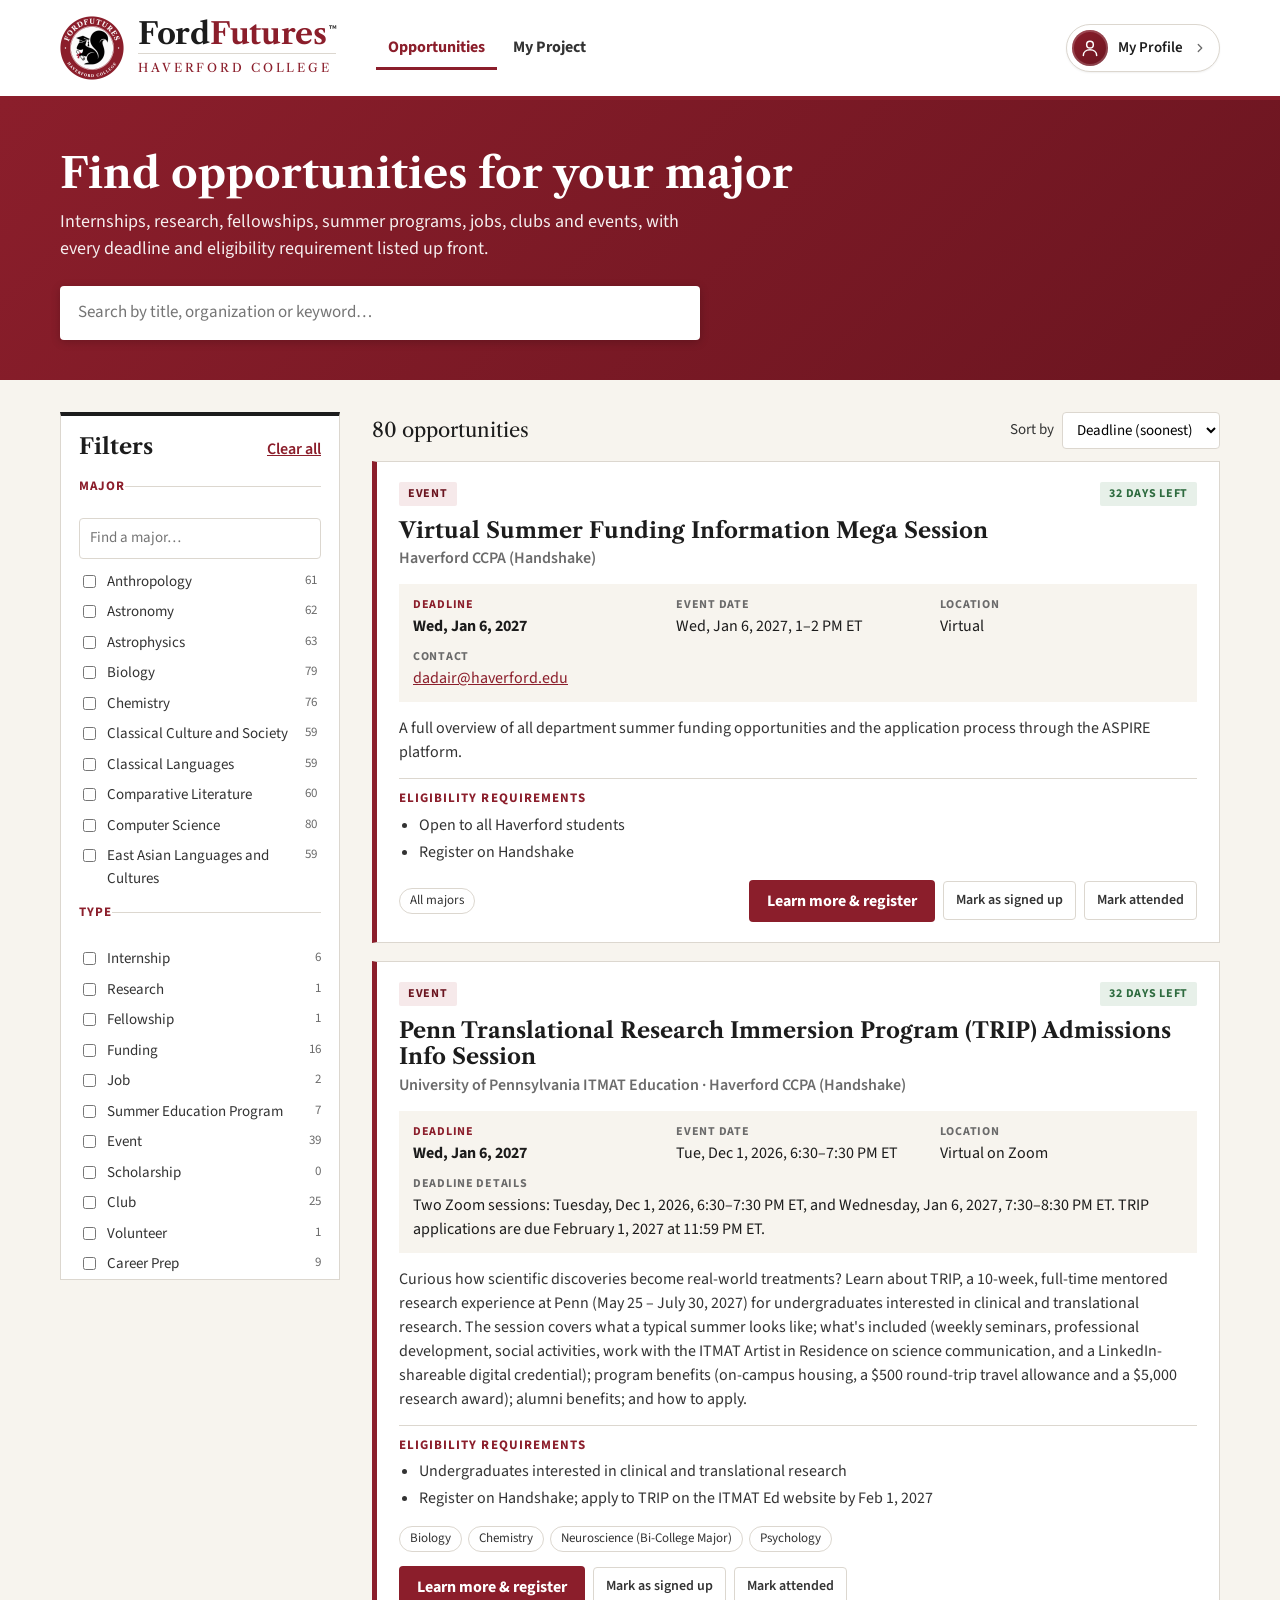
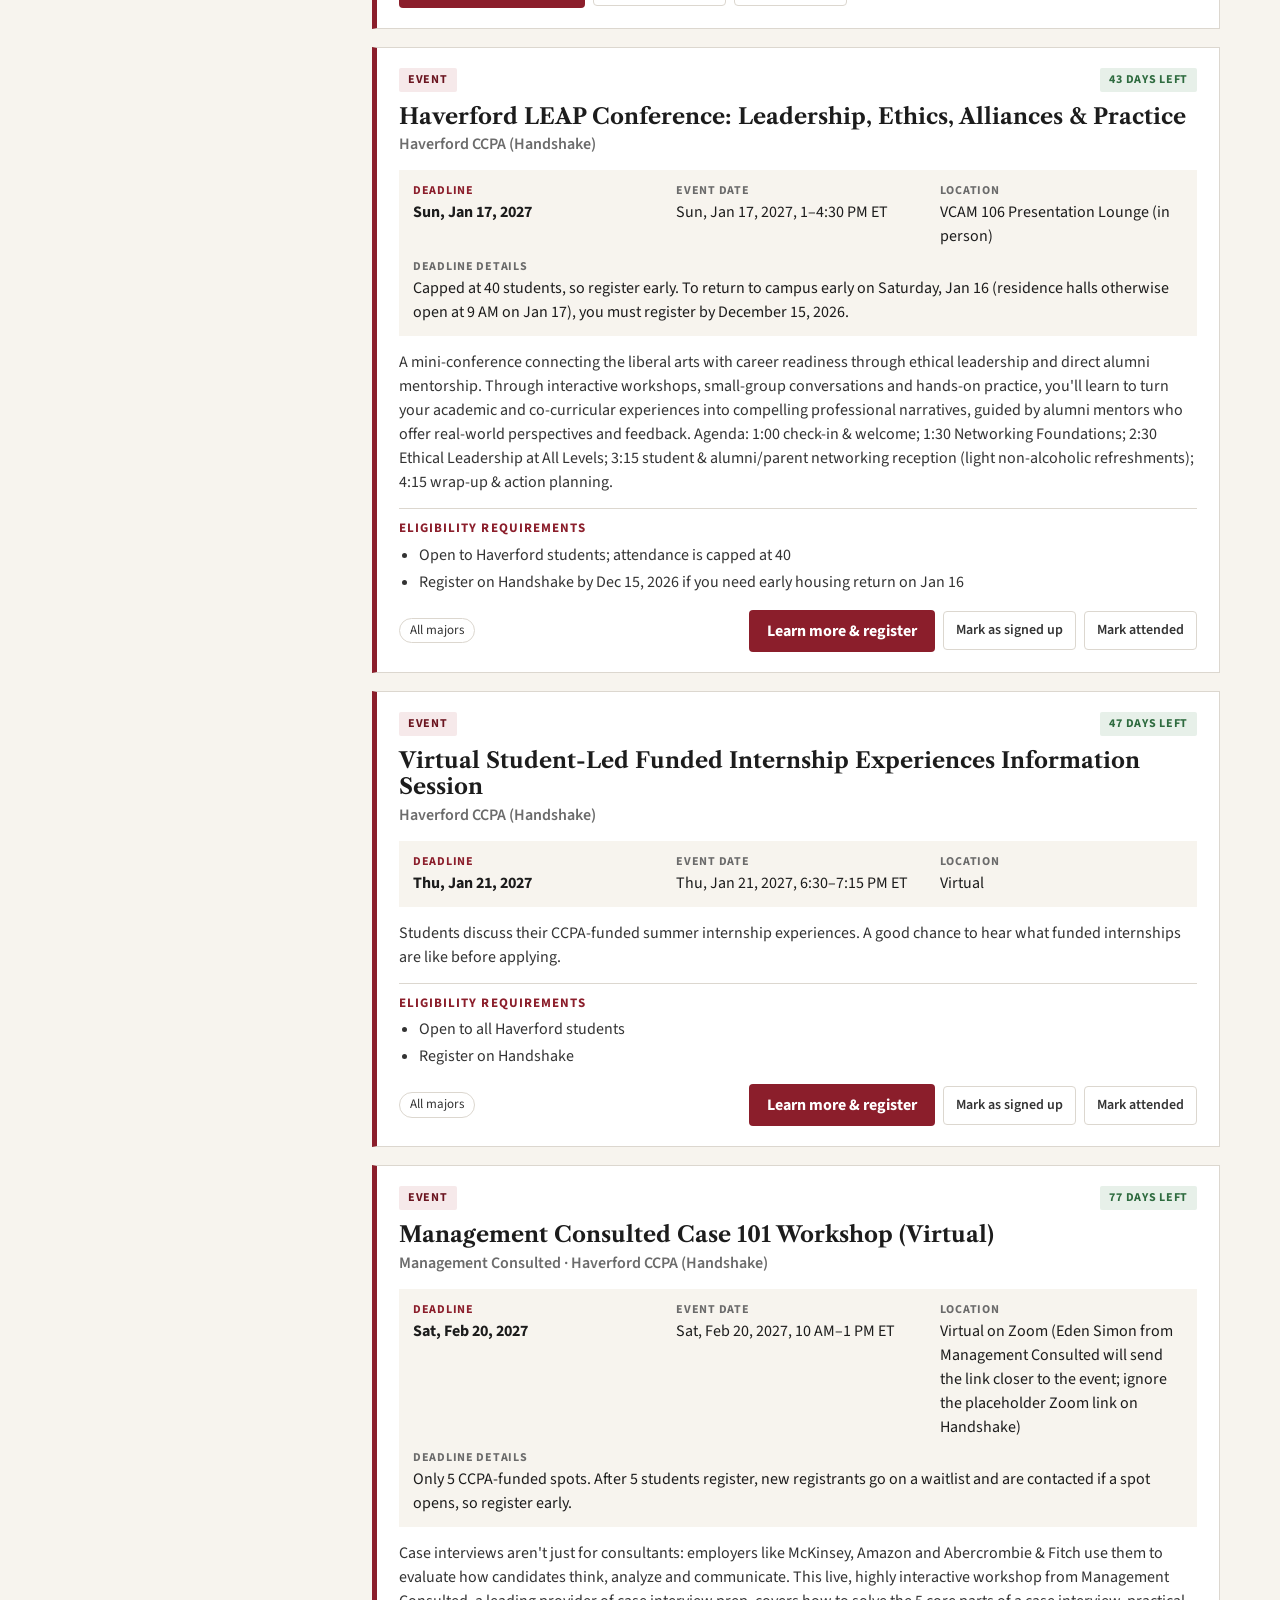
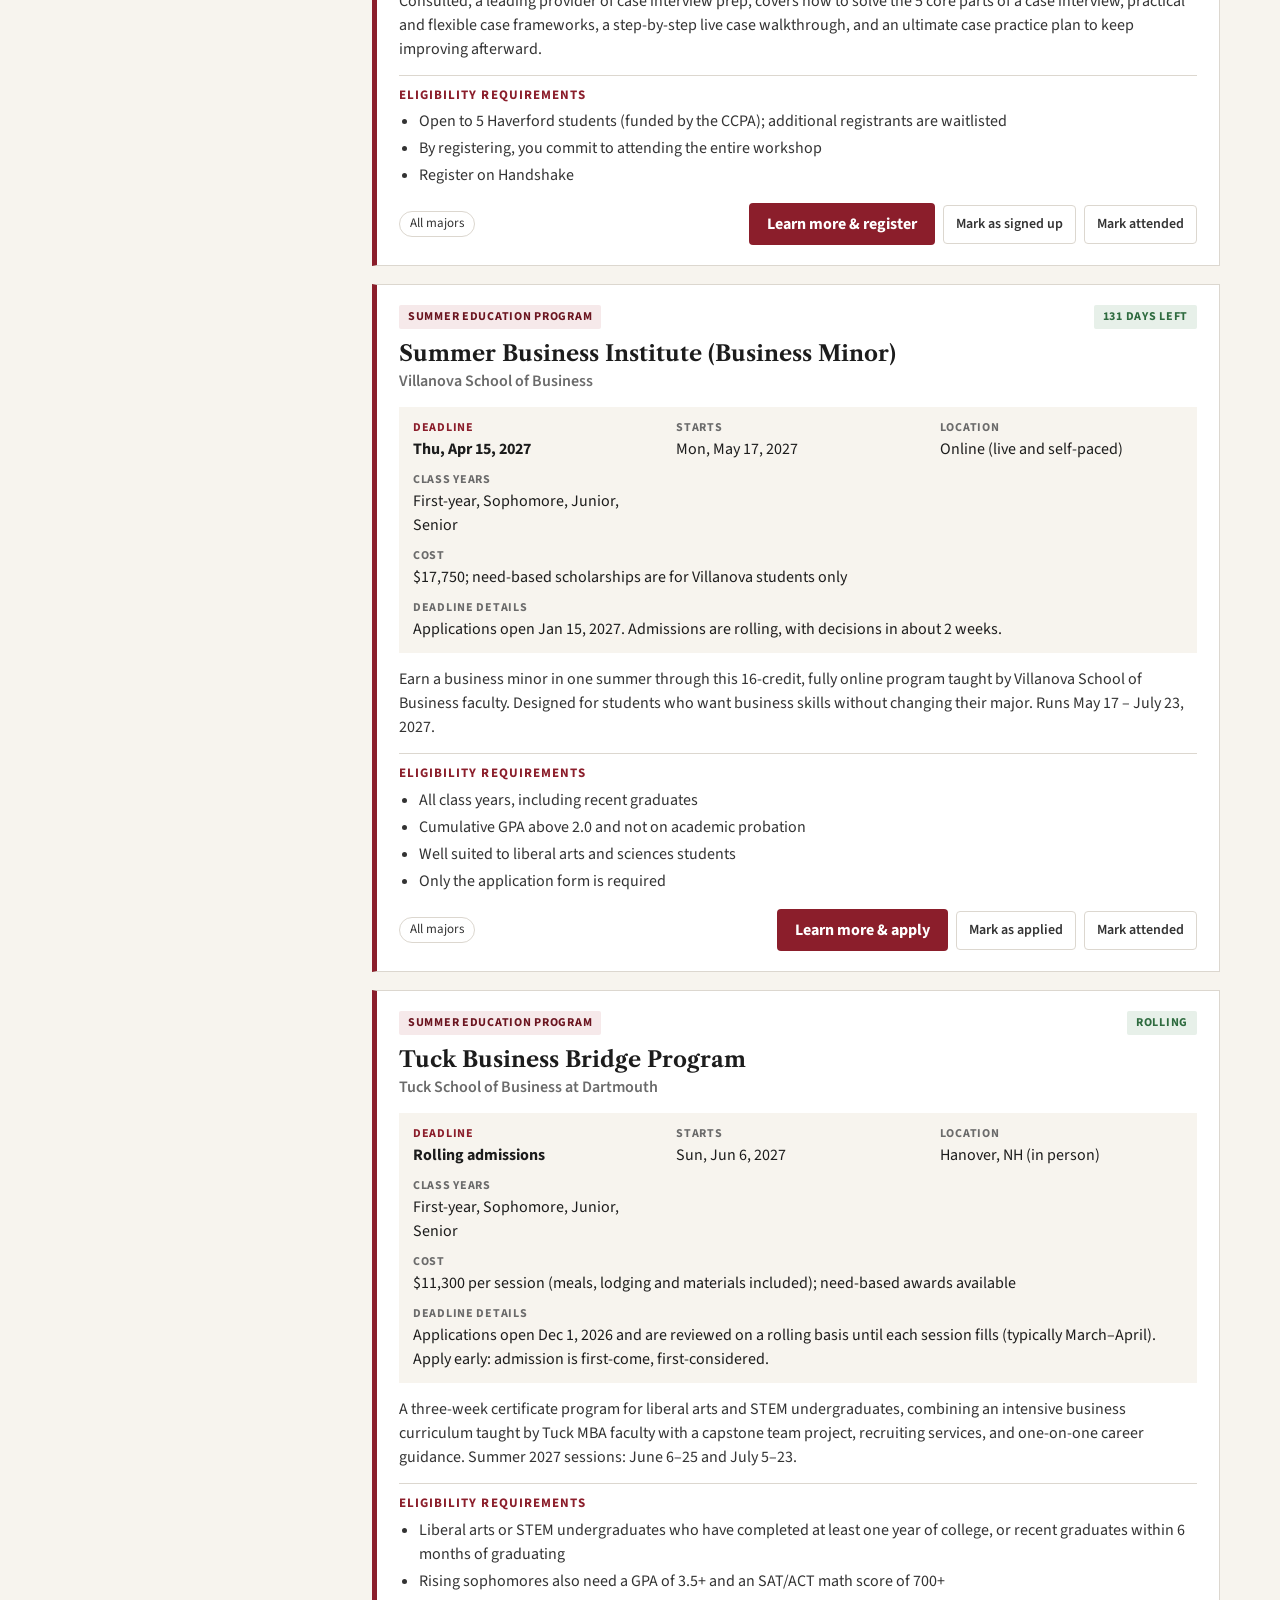
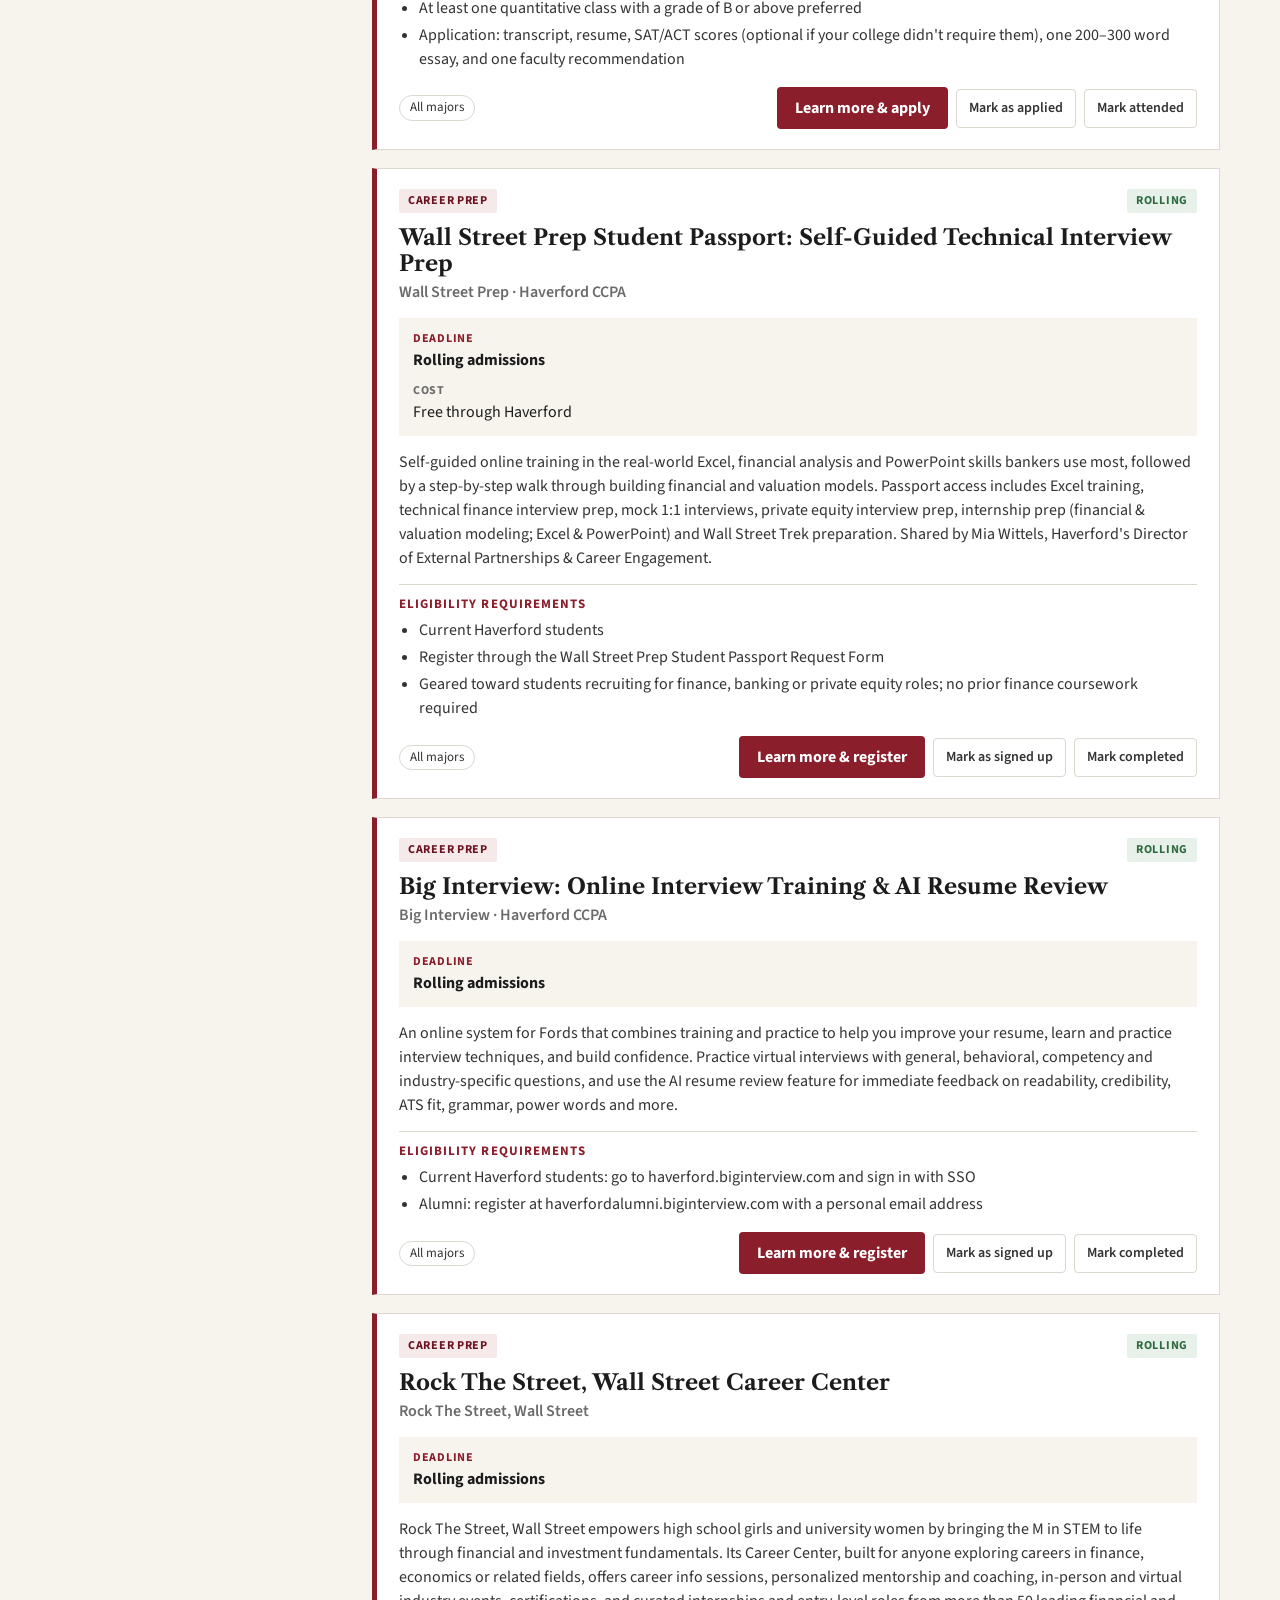
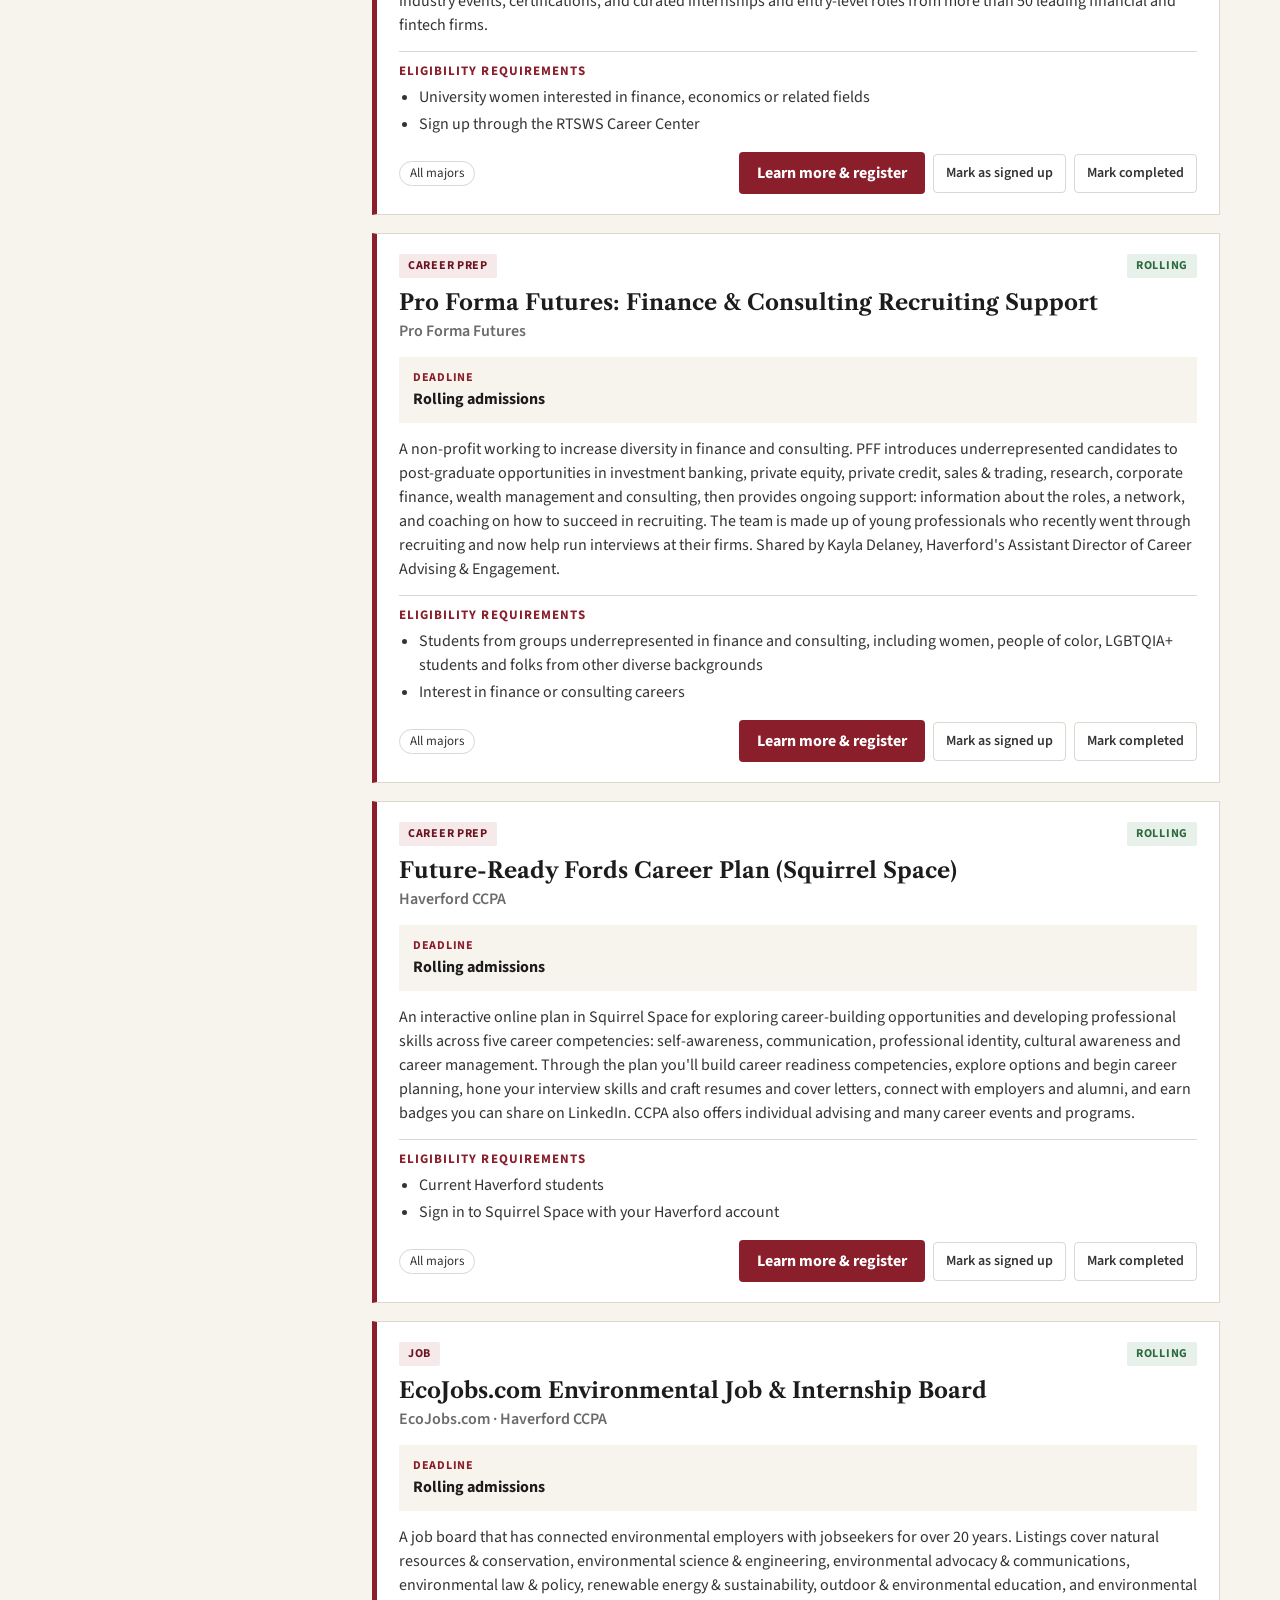
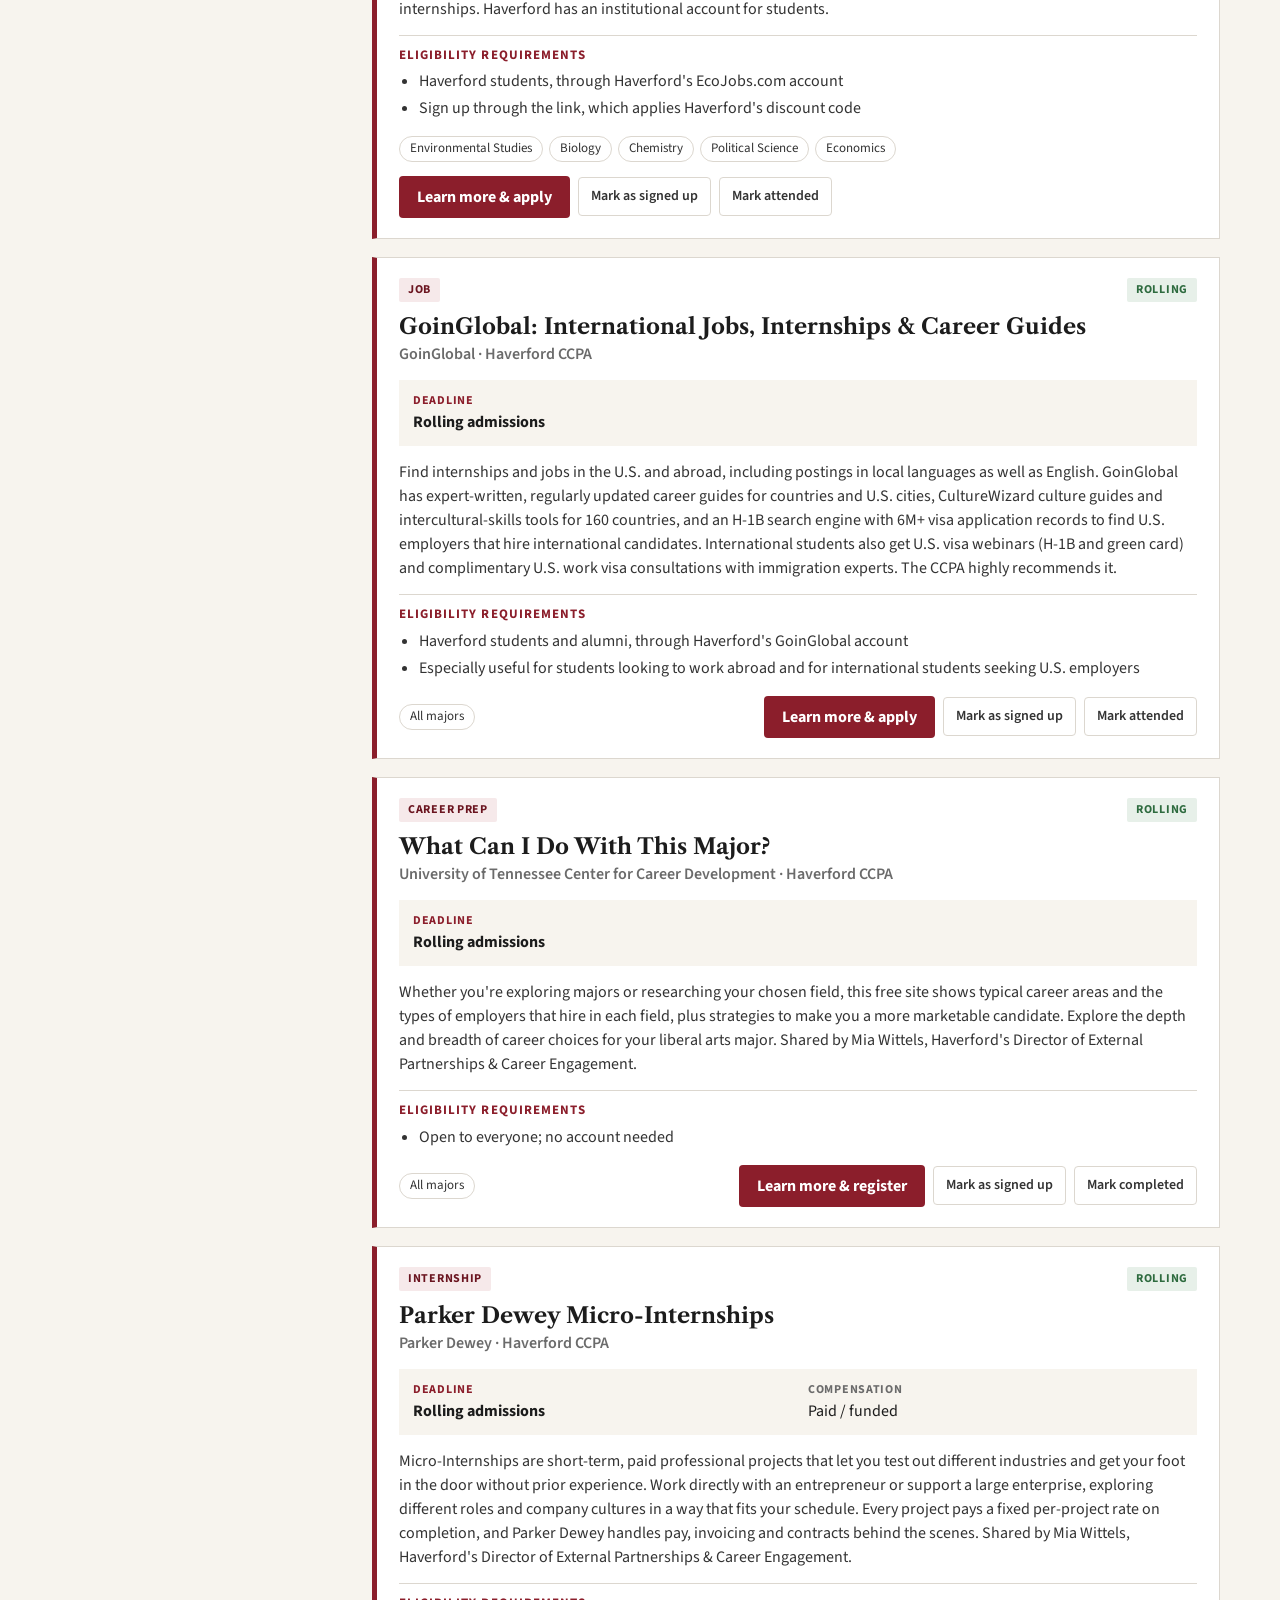
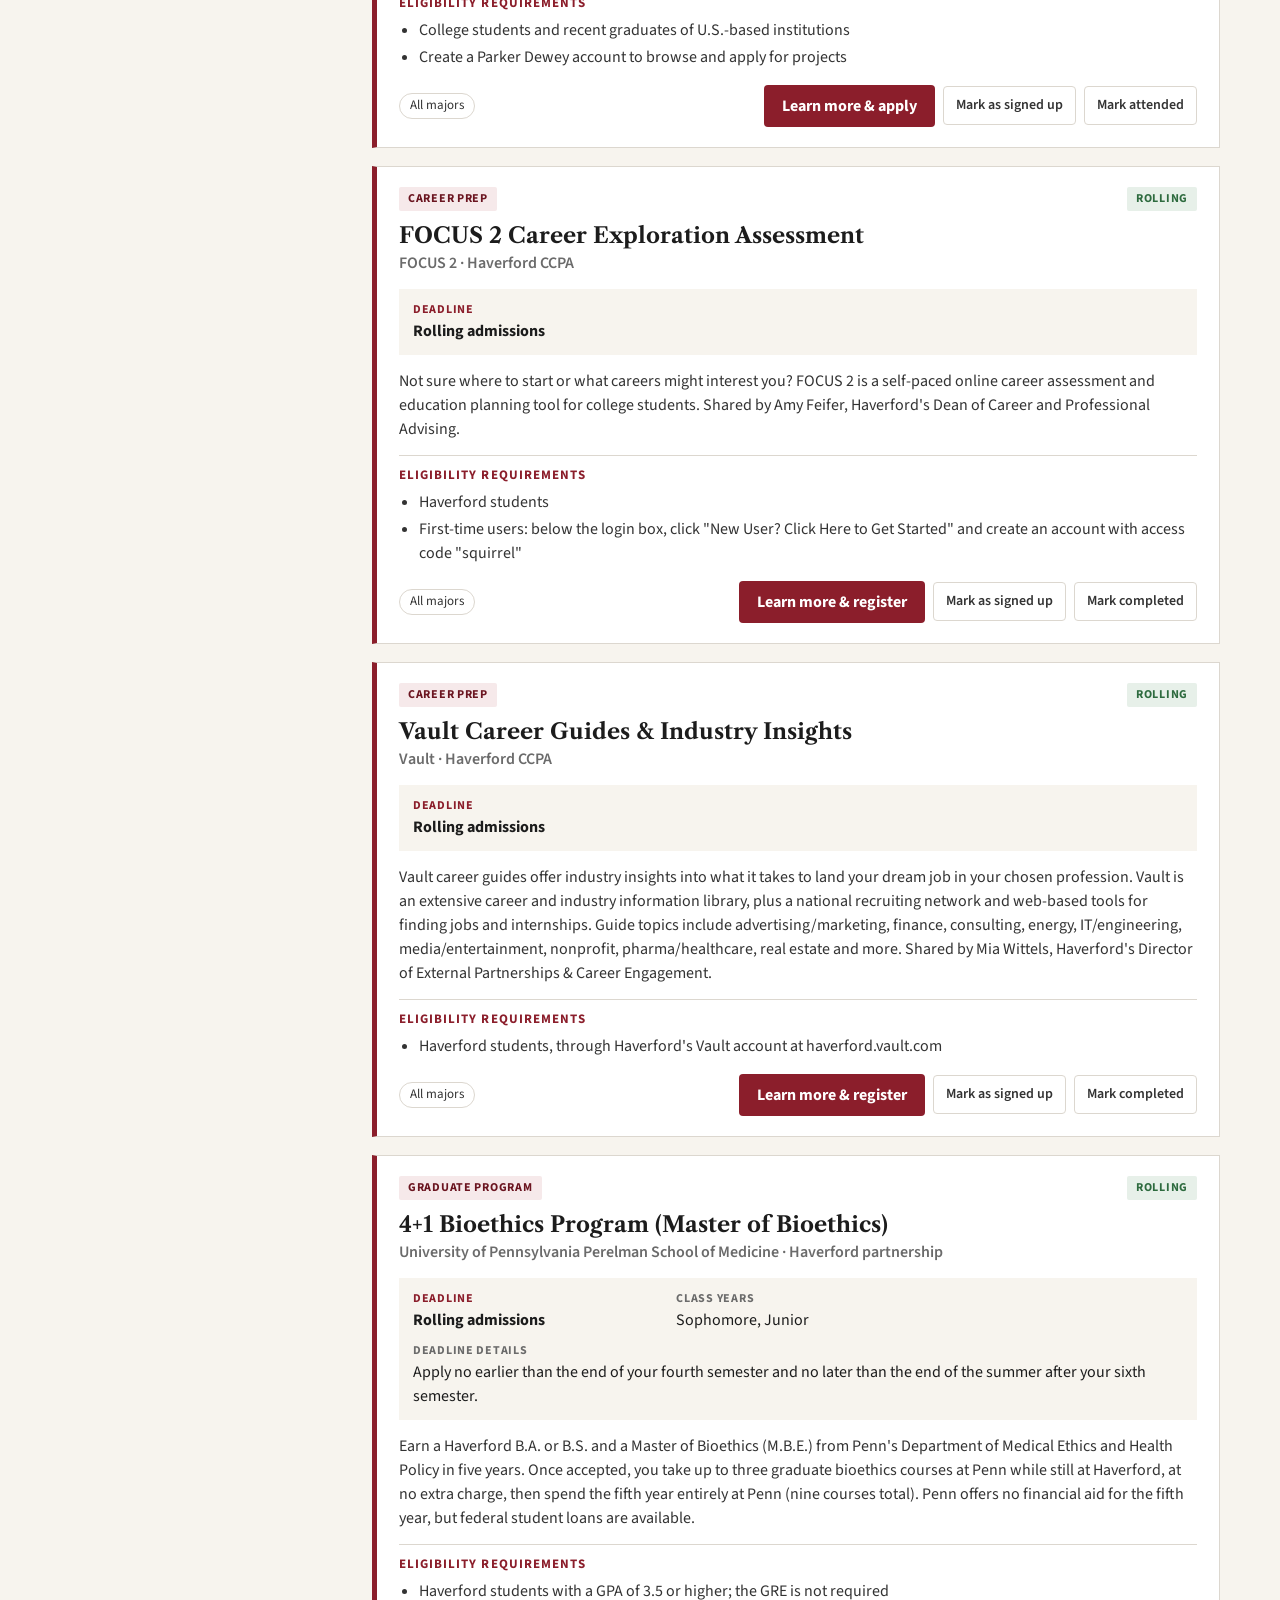
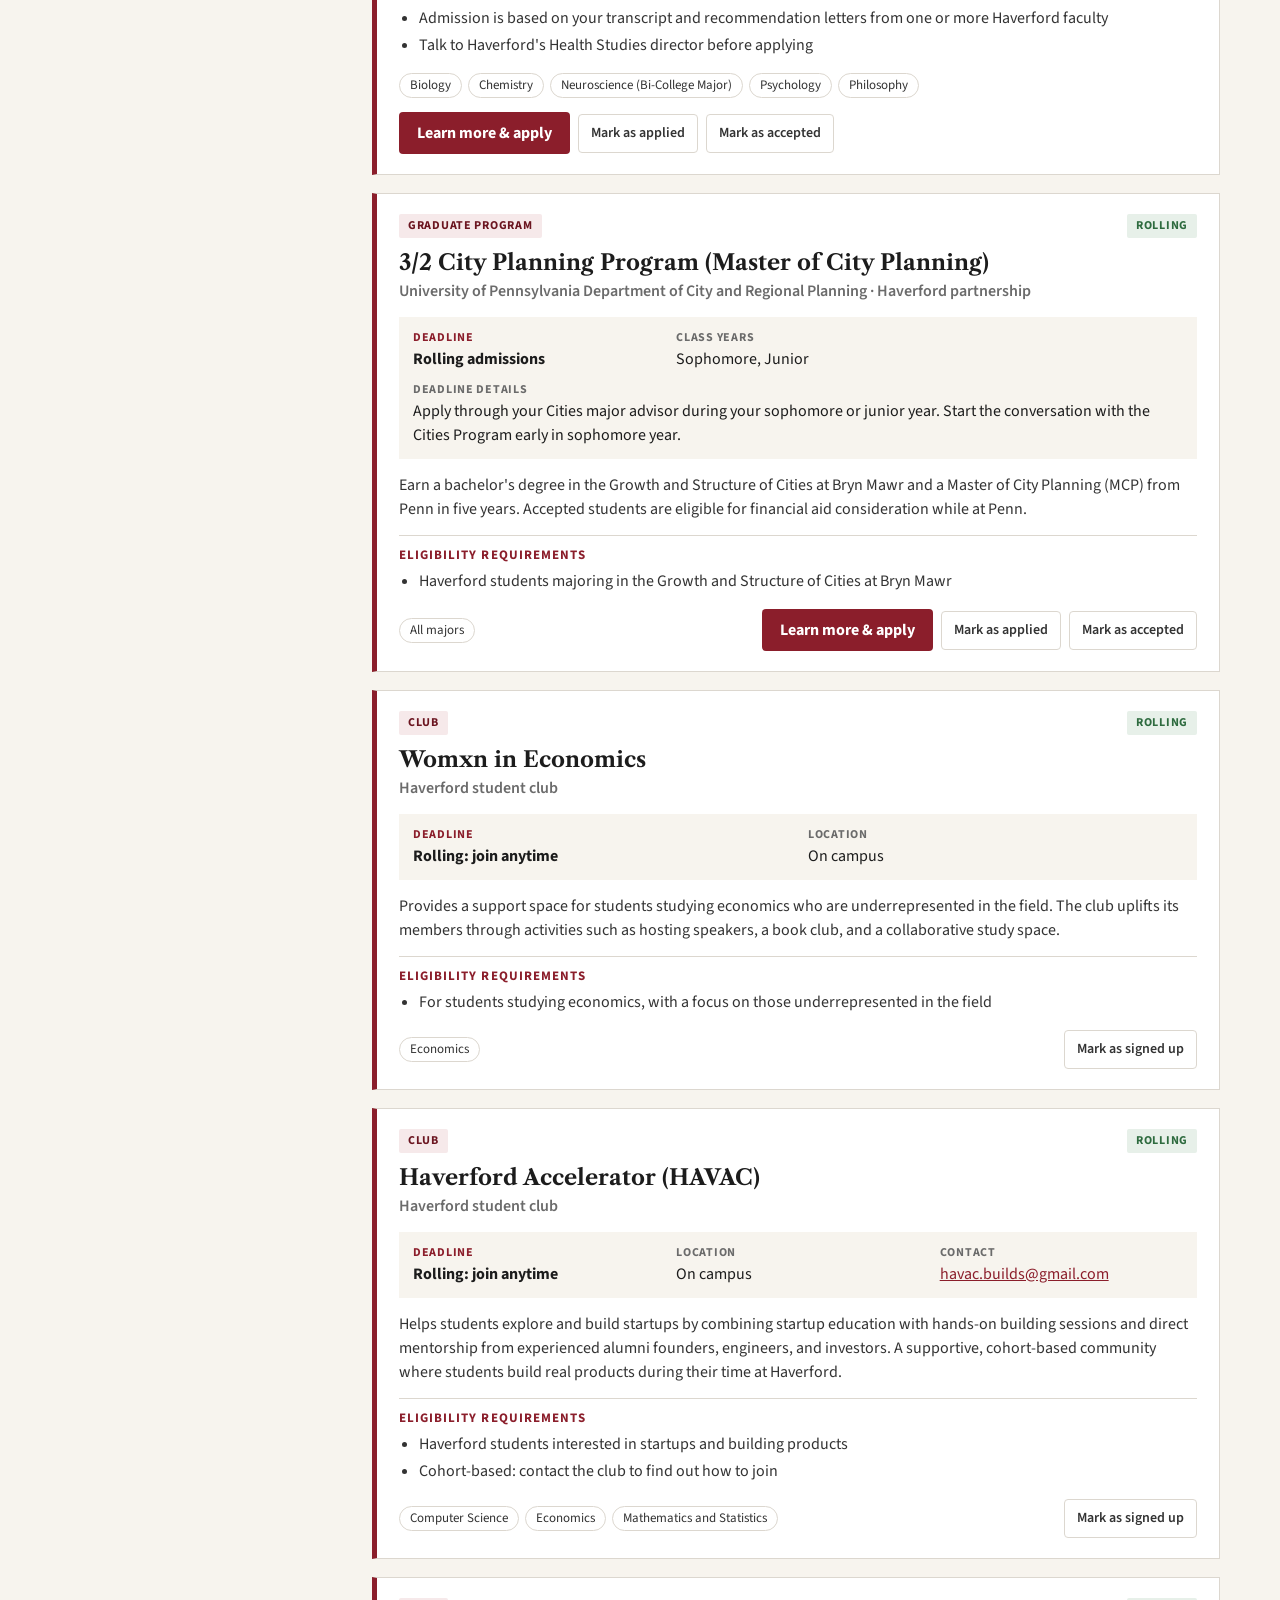
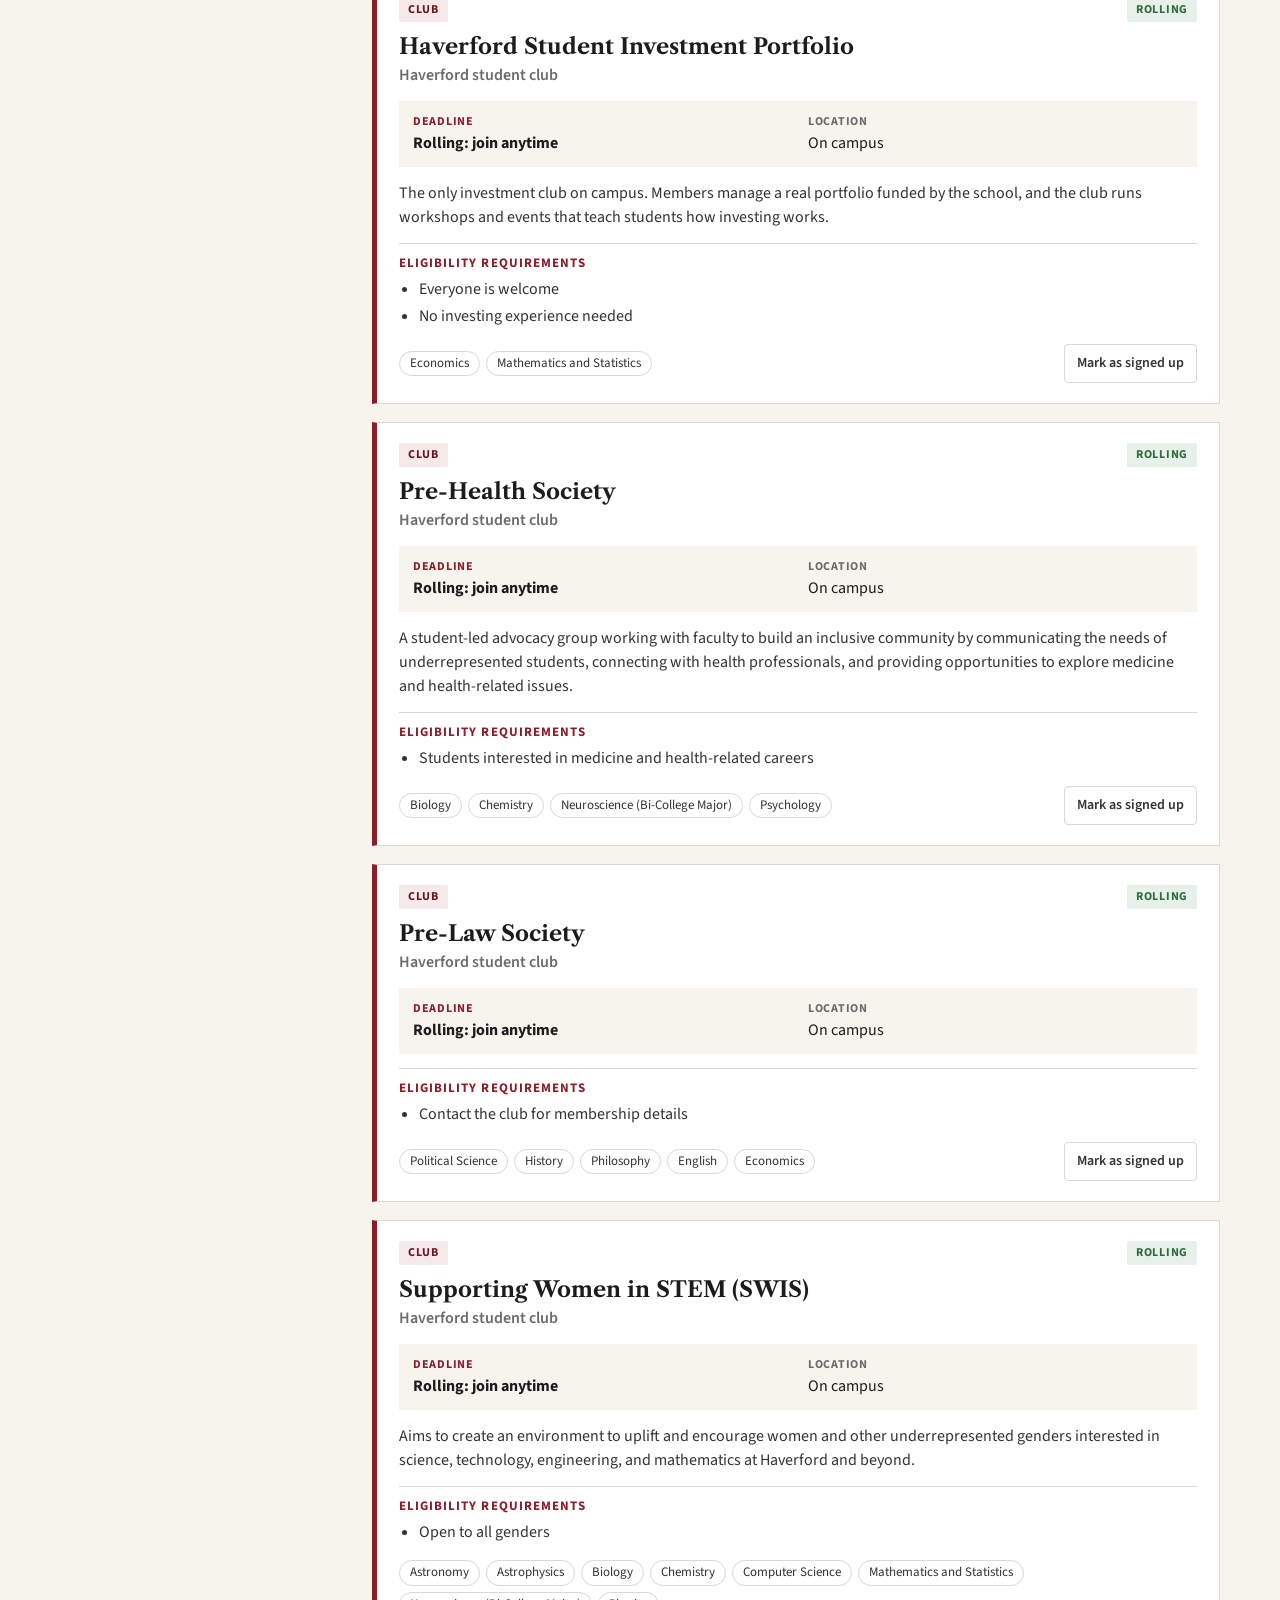
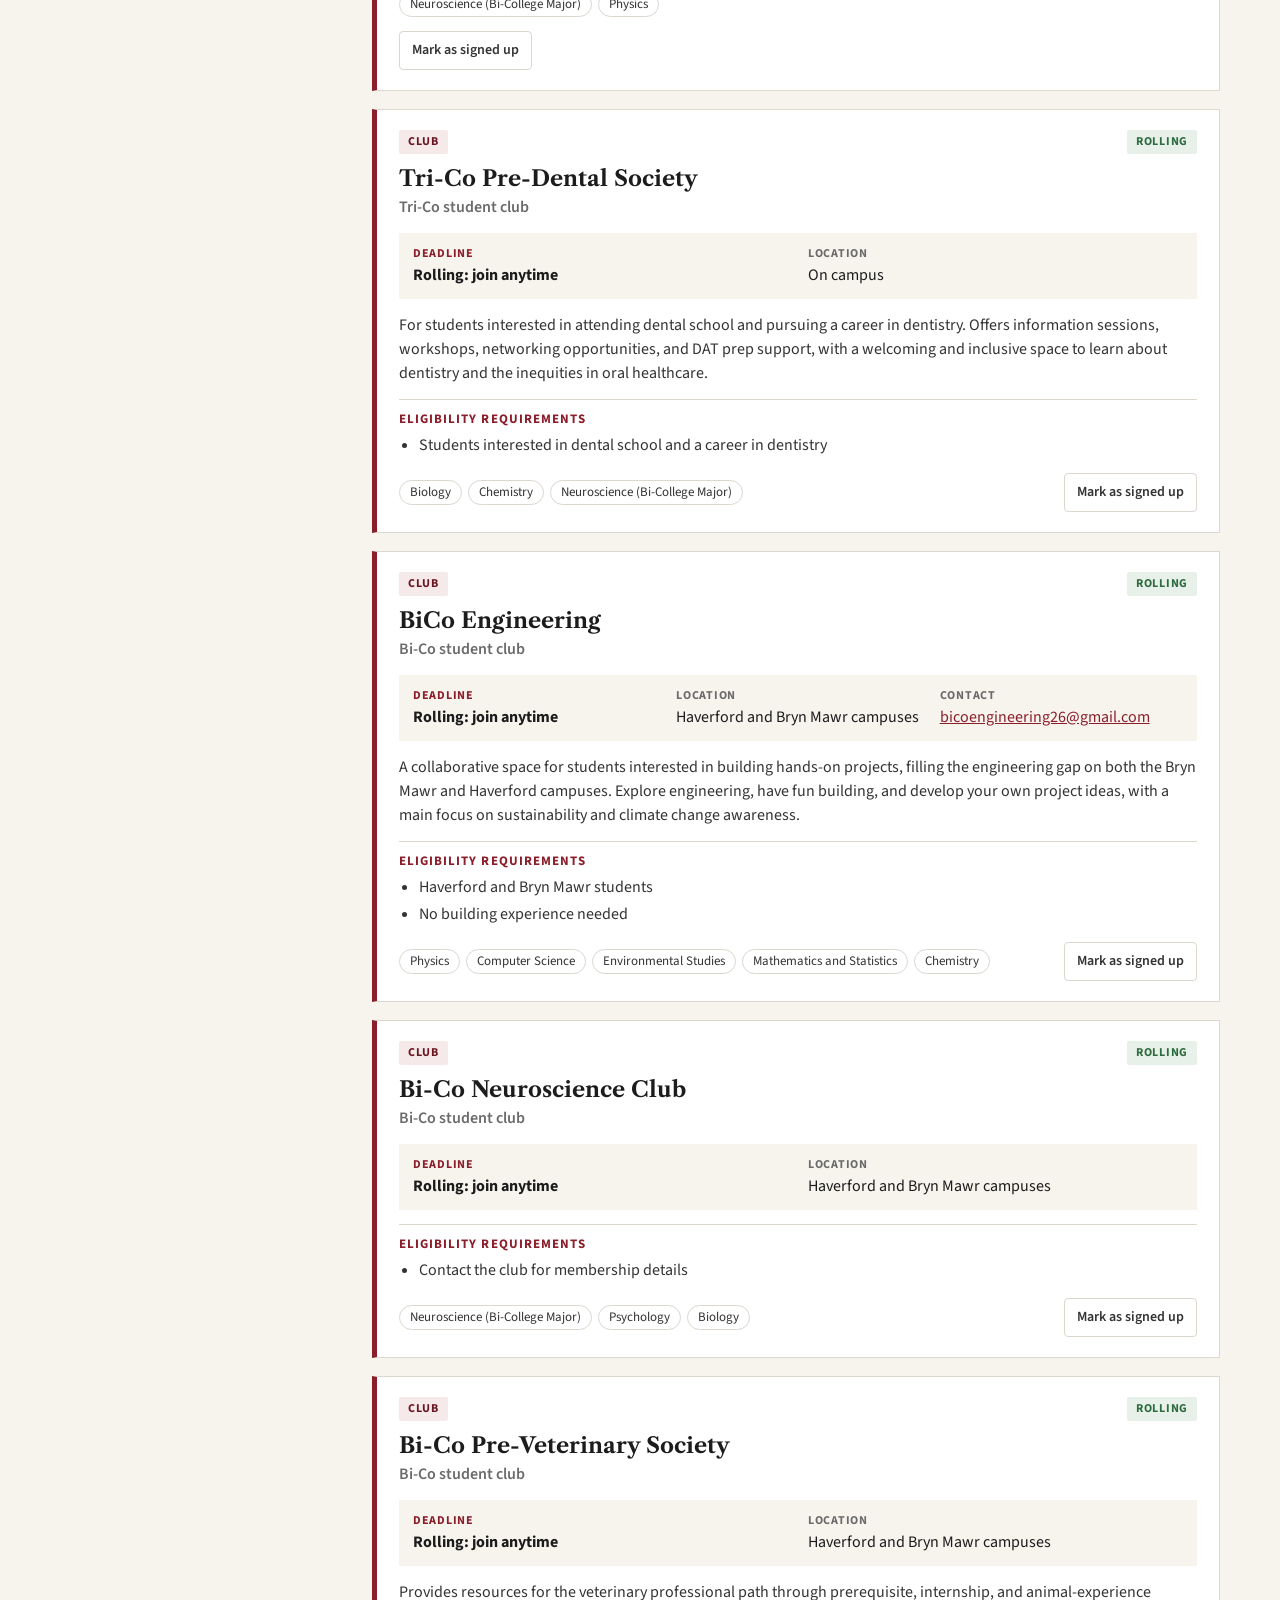
<file: index.html>
<!DOCTYPE html>
<html lang="en">
<head>
  <meta charset="UTF-8">
  <meta name="viewport" content="width=device-width, initial-scale=1.0">
  <title>FordFutures | Haverford Opportunities by Major</title>
  <link rel="preconnect" href="https://fonts.googleapis.com">
  <link rel="preconnect" href="https://fonts.gstatic.com" crossorigin>
  <link href="https://fonts.googleapis.com/css2?family=Libre+Caslon+Text:wght@400;700&family=Source+Sans+3:wght@400;600;700&display=swap" rel="stylesheet">
  <link rel="stylesheet" href="styles.css">
</head>
<body>
  <header class="site-header">
    <div class="container header-main">
      <a href="index.html" class="brand" aria-label="FordFutures, Haverford College">
        <img src="images/fordfutures-badge.png" alt="" class="brand-mark" width="512" height="512">
        <span class="brand-text">
          <span class="brand-title">Ford<span class="brand-accent">Futures</span><sup class="brand-tm" aria-label="trademark">™</sup></span>
          <span class="brand-sub">Haverford College</span>
        </span>
      </a>
      <nav class="site-nav" aria-label="Site">
        <a href="index.html" class="nav-link" aria-current="page">Opportunities</a>
        <a href="project.html" class="nav-link">My Project</a>
      </nav>
      <button type="button" id="profile-btn" class="profile-btn" aria-haspopup="dialog" aria-expanded="false" aria-controls="profile-drawer">
        <span id="profile-avatar" class="avatar signed-out" aria-hidden="true">
          <svg class="avatar-icon" viewBox="0 0 24 24" fill="none" stroke="currentColor" stroke-width="1.8" stroke-linecap="round" stroke-linejoin="round">
            <circle cx="12" cy="8" r="4"/>
            <path d="M4 21c0-4.4 3.6-7 8-7s8 2.6 8 7"/>
          </svg>
          <span id="profile-initials" class="avatar-initials"></span>
        </span>
        <span id="profile-btn-label" class="profile-btn-label">My Profile</span>
        <svg class="profile-chevron" viewBox="0 0 24 24" fill="none" stroke="currentColor" stroke-width="2.2" stroke-linecap="round" stroke-linejoin="round" aria-hidden="true">
          <path d="M9 6l6 6-6 6"/>
        </svg>
      </button>
    </div>
  </header>

  <div id="profile-overlay" class="overlay" hidden></div>
  <aside id="profile-drawer" class="drawer" role="dialog" aria-modal="true" aria-labelledby="drawer-title" hidden>
    <div class="drawer-head">
      <h2 id="drawer-title">My Profile</h2>
      <button type="button" id="profile-close" class="close-btn" aria-label="Close profile">×</button>
    </div>

    <div class="drawer-body">
      <!-- Signed out -->
      <div id="auth-view">
        <p id="auth-notice" class="auth-notice" hidden></p>
        <p class="drawer-intro">Create an account to save your major, get listings tailored to you, and keep track of events you've signed up for and attended.</p>
        <div class="tabs" role="tablist">
          <button type="button" id="tab-signin" class="tab active" role="tab">Sign in</button>
          <button type="button" id="tab-signup" class="tab" role="tab">Create account</button>
        </div>
        <form id="auth-form" class="stack" novalidate>
          <label>Email
            <input id="auth-email" type="email" autocomplete="email" required placeholder="you@haverford.edu">
          </label>
          <label>Password
            <input id="auth-password" type="password" autocomplete="current-password" required minlength="8">
          </label>
          <p id="auth-error" class="form-error" role="alert" hidden></p>
          <button type="submit" id="auth-submit" class="primary-btn">Sign in</button>
        </form>
        <p class="fine-print">Profiles are saved in this browser only. Use the same browser and device to sign in again.</p>
      </div>

      <!-- Signed in -->
      <div id="profile-view" hidden>
        <div class="signed-in-as">
          <span>Signed in as <strong id="profile-email"></strong></span>
          <button type="button" id="sign-out" class="link-btn">Sign out</button>
        </div>

        <section class="drawer-section">
          <h3>About you</h3>
          <form id="profile-form" class="stack">
            <label>Name
              <input id="profile-name" type="text" autocomplete="name" placeholder="Optional">
            </label>
            <label>Major
              <select id="profile-major-1"></select>
            </label>
            <label>Second major or minor
              <select id="profile-major-2"></select>
            </label>
            <fieldset class="interest-field">
              <legend>Interests</legend>
              <p class="interest-hint">Pick any that apply. Listings that match get a “For your interest” tag.</p>
              <div id="profile-interests" class="interest-options"></div>
            </fieldset>
            <label>Class year
              <select id="profile-year"></select>
            </label>
            <div class="save-row">
              <button type="submit" class="primary-btn">Save profile</button>
              <span id="profile-saved" class="saved-msg" role="status" hidden>Saved ✓</span>
            </div>
          </form>
        </section>

        <section class="drawer-section">
          <h3>Signed up <span id="signed-up-count" class="count-pill">0</span></h3>
          <ul id="signed-up-list" class="track-list"></ul>
        </section>

        <section class="drawer-section">
          <h3>Attended <span id="attended-count" class="count-pill">0</span></h3>
          <ul id="attended-list" class="track-list"></ul>
          <form id="past-event-form" class="past-form">
            <p class="past-form-label">Add an event you attended</p>
            <label class="visually-hidden" for="past-title">Event name</label>
            <input id="past-title" type="text" placeholder="Event name" required>
            <label class="visually-hidden" for="past-date">Date</label>
            <input id="past-date" type="date">
            <button type="submit" class="secondary-btn">Add</button>
          </form>
        </section>

        <button type="button" id="delete-account" class="danger-link">Delete account</button>
      </div>
    </div>
  </aside>

  <section class="hero">
    <div class="container">
      <h1>Find opportunities for your major</h1>
      <p>Internships, research, fellowships, summer programs, jobs, clubs and events, with every deadline and eligibility requirement listed up front.</p>
      <div class="search-wrap">
        <label for="search" class="visually-hidden">Search opportunities</label>
        <input id="search" type="search" placeholder="Search by title, organization or keyword…" autocomplete="off">
      </div>
    </div>
  </section>

  <main class="container layout">
    <aside class="filters" aria-label="Filters">
      <div class="filters-head">
        <h2>Filters</h2>
        <button type="button" id="clear-filters" class="link-btn">Clear all</button>
      </div>

      <fieldset id="for-you-fieldset" hidden>
        <legend>For you</legend>
        <label class="check"><input type="checkbox" id="for-you"> <span class="check-text">Match my profile</span></label>
        <p id="for-you-hint" class="filter-hint"></p>
      </fieldset>

      <fieldset>
        <legend>Major</legend>
        <label for="major-search" class="visually-hidden">Filter the list of majors</label>
        <input id="major-search" type="search" class="major-search" placeholder="Find a major…" autocomplete="off">
        <div id="major-list" class="check-list"></div>
      </fieldset>

      <fieldset>
        <legend>Type</legend>
        <div id="type-list" class="check-list"></div>
      </fieldset>

      <fieldset>
        <legend>Class year</legend>
        <div id="year-list" class="check-list"></div>
      </fieldset>

      <fieldset>
        <legend>Deadline</legend>
        <label class="check"><input type="checkbox" id="hide-closed" checked> Hide past deadlines</label>
        <label class="check"><input type="checkbox" id="closing-soon"> Closing within 14 days</label>
      </fieldset>
    </aside>

    <section class="results" aria-live="polite">
      <div class="results-bar">
        <p id="result-count" class="result-count"></p>
        <div class="sort">
          <label for="sort">Sort by</label>
          <select id="sort">
            <option value="deadline">Deadline (soonest)</option>
            <option value="title">Title (A–Z)</option>
            <option value="newest">Recently added</option>
          </select>
        </div>
      </div>
      <div id="active-chips" class="chips"></div>
      <div id="results" class="cards"></div>
    </section>
  </main>

  <footer class="site-footer">
    <div class="container">
      <p>Always confirm deadlines and requirements with the posting organization before applying.</p>
      <p>To list an opportunity, contact <a href="mailto:hc-ccpa@haverford.edu">hc-ccpa@haverford.edu</a></p>
    </div>
  </footer>

  <script src="data/majors.js"></script>
  <script src="data/opportunities.js"></script>
  <script src="auth.js"></script>
  <script src="calendar.js"></script>
  <script src="profile.js"></script>
  <script src="app.js"></script>
</body>
</html>
</file>
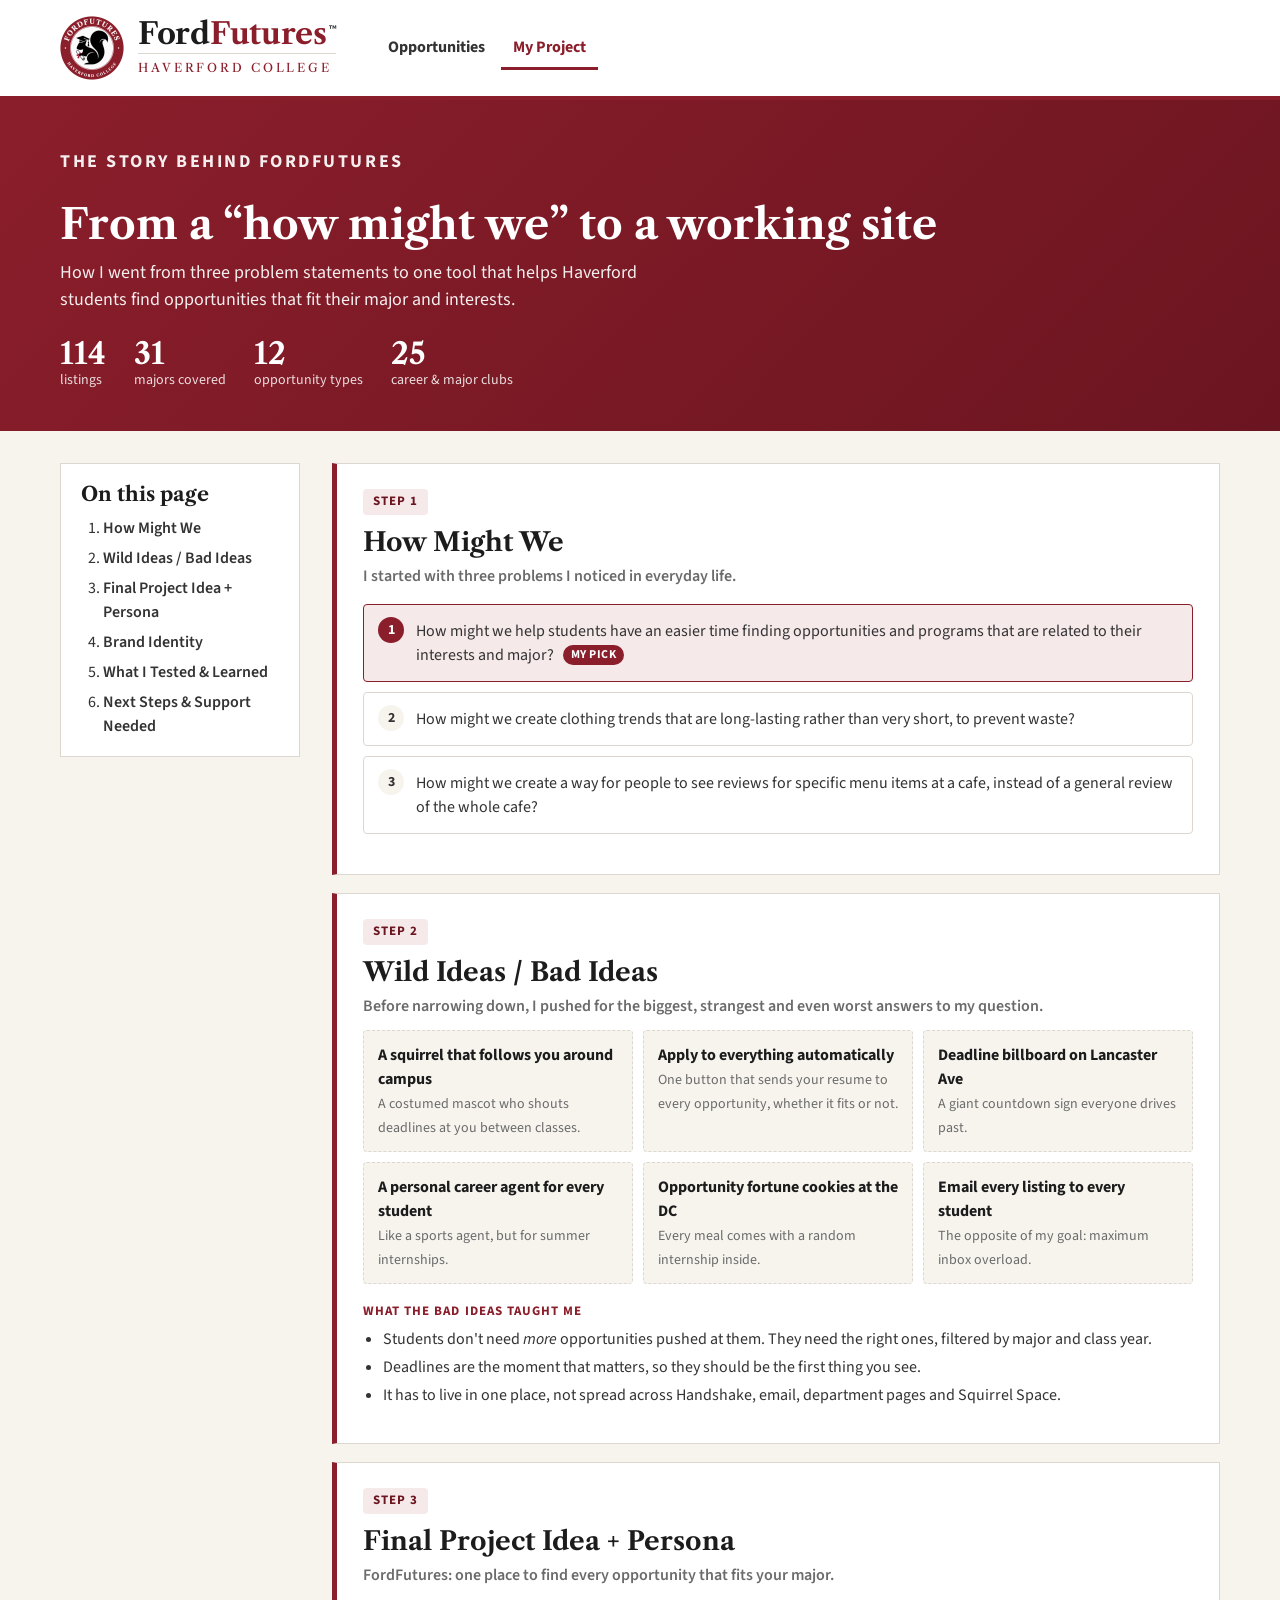
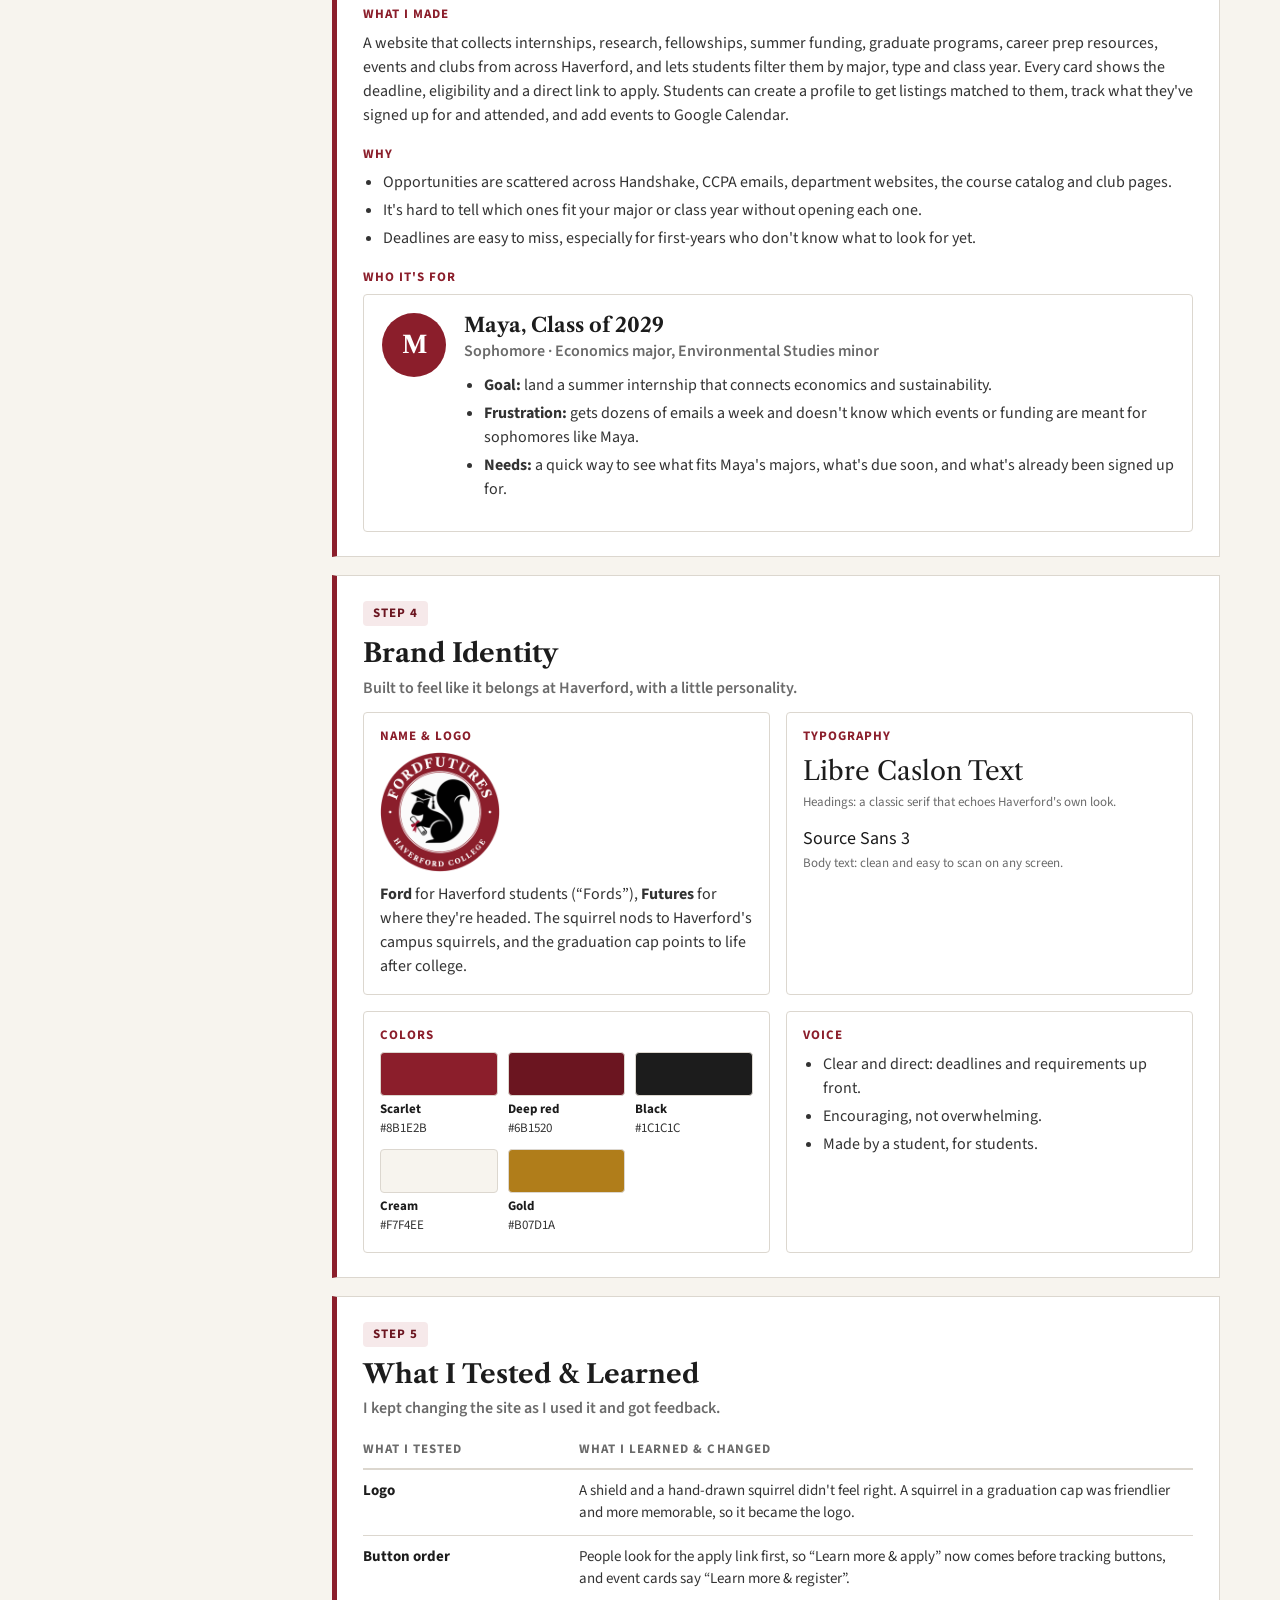
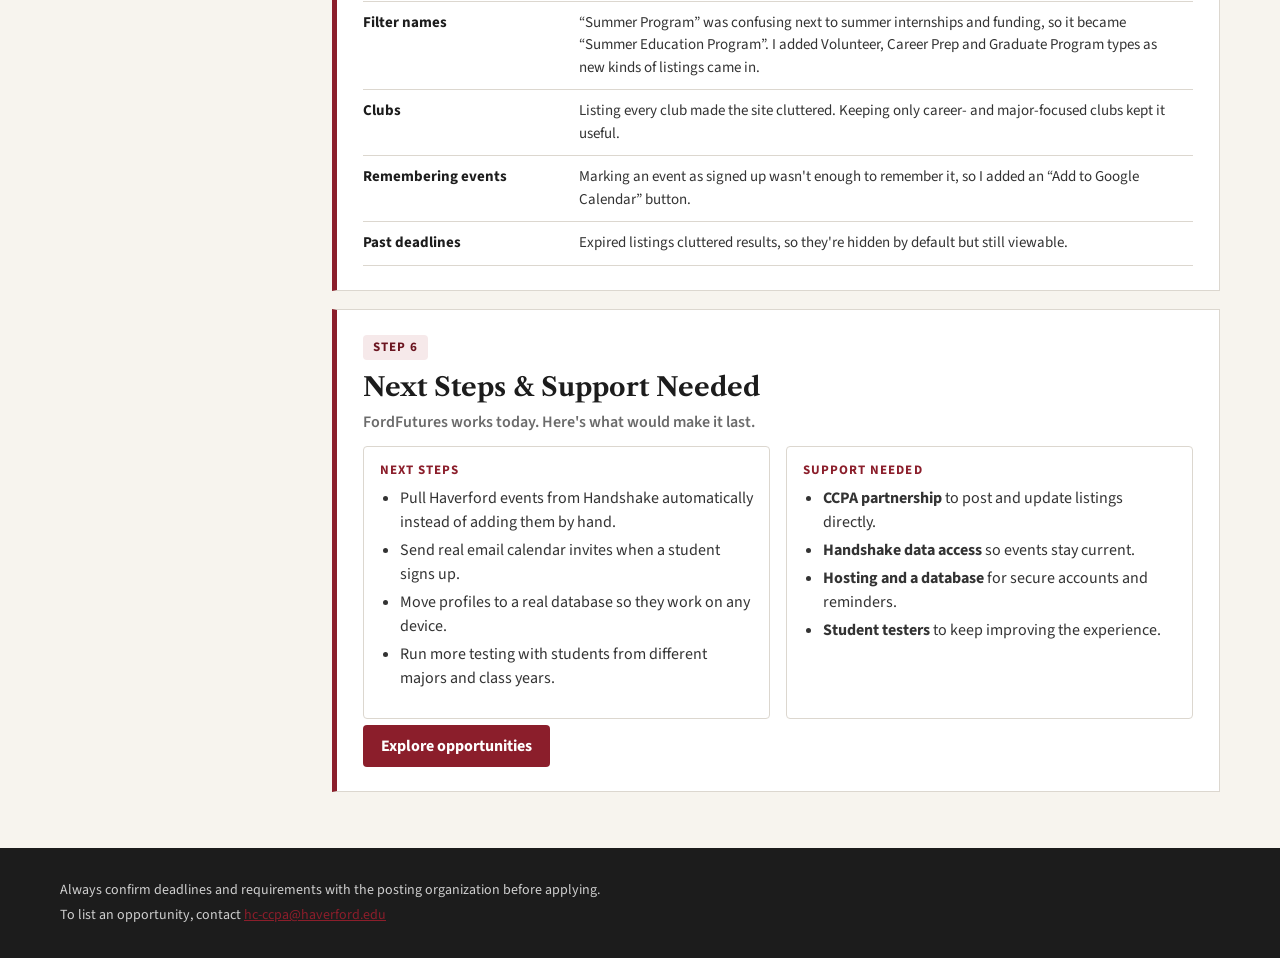
<file: project.html>
<!DOCTYPE html>
<html lang="en">
<head>
  <meta charset="UTF-8">
  <meta name="viewport" content="width=device-width, initial-scale=1.0">
  <title>My Project | FordFutures</title>
  <link rel="preconnect" href="https://fonts.googleapis.com">
  <link rel="preconnect" href="https://fonts.gstatic.com" crossorigin>
  <link href="https://fonts.googleapis.com/css2?family=Libre+Caslon+Text:wght@400;700&family=Source+Sans+3:wght@400;600;700&display=swap" rel="stylesheet">
  <link rel="stylesheet" href="styles.css">
</head>
<body>
  <header class="site-header">
    <div class="container header-main">
      <a href="index.html" class="brand" aria-label="FordFutures, Haverford College">
        <img src="images/fordfutures-badge.png" alt="" class="brand-mark" width="512" height="512">
        <span class="brand-text">
          <span class="brand-title">Ford<span class="brand-accent">Futures</span><sup class="brand-tm" aria-label="trademark">™</sup></span>
          <span class="brand-sub">Haverford College</span>
        </span>
      </a>
      <nav class="site-nav" aria-label="Site">
        <a href="index.html" class="nav-link">Opportunities</a>
        <a href="project.html" class="nav-link" aria-current="page">My Project</a>
      </nav>
    </div>
  </header>

  <section class="hero">
    <div class="container">
      <p class="hero-eyebrow">The story behind FordFutures</p>
      <h1>From a “how might we” to a working site</h1>
      <p>How I went from three problem statements to one tool that helps Haverford students find opportunities that fit their major and interests.</p>
      <ul class="hero-stats" aria-label="FordFutures at a glance">
        <li><strong id="stat-listings">100+</strong><span>listings</span></li>
        <li><strong id="stat-majors">31</strong><span>majors covered</span></li>
        <li><strong id="stat-types">12</strong><span>opportunity types</span></li>
        <li><strong id="stat-clubs">25</strong><span>career &amp; major clubs</span></li>
      </ul>
    </div>
  </section>

  <main class="container project-layout">
    <nav class="toc" aria-label="On this page">
      <h2>On this page</h2>
      <ol>
        <li><a href="#how-might-we">How Might We</a></li>
        <li><a href="#wild-ideas">Wild Ideas / Bad Ideas</a></li>
        <li><a href="#final-idea">Final Project Idea + Persona</a></li>
        <li><a href="#brand">Brand Identity</a></li>
        <li><a href="#testing">What I Tested &amp; Learned</a></li>
        <li><a href="#next-steps">Next Steps &amp; Support Needed</a></li>
      </ol>
    </nav>

    <div class="sections">
      <!-- 1 -->
      <section id="how-might-we" class="section-card">
        <span class="section-num">Step 1</span>
        <h2>How Might We</h2>
        <p class="section-lede">I started with three problems I noticed in everyday life.</p>
        <ol class="hmw-list">
          <li class="chosen">How might we help students have an easier time finding opportunities and programs that are related to their interests and major? <span class="chosen-tag">My pick</span></li>
          <li>How might we create clothing trends that are long-lasting rather than very short, to prevent waste?</li>
          <li>How might we create a way for people to see reviews for specific menu items at a cafe, instead of a general review of the whole cafe?</li>
        </ol>
      </section>

      <!-- 2 -->
      <section id="wild-ideas" class="section-card">
        <span class="section-num">Step 2</span>
        <h2>Wild Ideas / Bad Ideas</h2>
        <p class="section-lede">Before narrowing down, I pushed for the biggest, strangest and even worst answers to my question.</p>
        <div class="idea-grid">
          <div class="idea"><strong>A squirrel that follows you around campus</strong><span>A costumed mascot who shouts deadlines at you between classes.</span></div>
          <div class="idea"><strong>Apply to everything automatically</strong><span>One button that sends your resume to every opportunity, whether it fits or not.</span></div>
          <div class="idea"><strong>Deadline billboard on Lancaster Ave</strong><span>A giant countdown sign everyone drives past.</span></div>
          <div class="idea"><strong>A personal career agent for every student</strong><span>Like a sports agent, but for summer internships.</span></div>
          <div class="idea"><strong>Opportunity fortune cookies at the DC</strong><span>Every meal comes with a random internship inside.</span></div>
          <div class="idea"><strong>Email every listing to every student</strong><span>The opposite of my goal: maximum inbox overload.</span></div>
        </div>
        <h3>What the bad ideas taught me</h3>
        <ul>
          <li>Students don't need <em>more</em> opportunities pushed at them. They need the right ones, filtered by major and class year.</li>
          <li>Deadlines are the moment that matters, so they should be the first thing you see.</li>
          <li>It has to live in one place, not spread across Handshake, email, department pages and Squirrel Space.</li>
        </ul>
      </section>

      <!-- 3 -->
      <section id="final-idea" class="section-card">
        <span class="section-num">Step 3</span>
        <h2>Final Project Idea + Persona</h2>
        <p class="section-lede">FordFutures: one place to find every opportunity that fits your major.</p>
        <h3>What I made</h3>
        <p>A website that collects internships, research, fellowships, summer funding, graduate programs, career prep resources, events and clubs from across Haverford, and lets students filter them by major, type and class year. Every card shows the deadline, eligibility and a direct link to apply. Students can create a profile to get listings matched to them, track what they've signed up for and attended, and add events to Google Calendar.</p>
        <h3>Why</h3>
        <ul>
          <li>Opportunities are scattered across Handshake, CCPA emails, department websites, the course catalog and club pages.</li>
          <li>It's hard to tell which ones fit your major or class year without opening each one.</li>
          <li>Deadlines are easy to miss, especially for first-years who don't know what to look for yet.</li>
        </ul>
        <h3>Who it's for</h3>
        <div class="persona">
          <div class="persona-avatar" aria-hidden="true">M</div>
          <div>
            <h4>Maya, Class of 2029</h4>
            <p class="persona-meta">Sophomore · Economics major, Environmental Studies minor</p>
            <ul>
              <li><strong>Goal:</strong> land a summer internship that connects economics and sustainability.</li>
              <li><strong>Frustration:</strong> gets dozens of emails a week and doesn't know which events or funding are meant for sophomores like Maya.</li>
              <li><strong>Needs:</strong> a quick way to see what fits Maya's majors, what's due soon, and what's already been signed up for.</li>
            </ul>
          </div>
        </div>
      </section>

      <!-- 4 -->
      <section id="brand" class="section-card">
        <span class="section-num">Step 4</span>
        <h2>Brand Identity</h2>
        <p class="section-lede">Built to feel like it belongs at Haverford, with a little personality.</p>
        <div class="brand-grid">
          <div class="brand-panel">
            <h3>Name &amp; logo</h3>
            <div class="logo-showcase">
              <img src="images/fordfutures-badge.png" alt="FordFutures logo: a squirrel in a graduation cap inside a red ring reading FordFutures, Haverford College" width="512" height="512">
              <p><strong>Ford</strong> for Haverford students (“Fords”), <strong>Futures</strong> for where they're headed. The squirrel nods to Haverford's campus squirrels, and the graduation cap points to life after college.</p>
            </div>
          </div>
          <div class="brand-panel">
            <h3>Typography</h3>
            <p class="type-sample-serif">Libre Caslon Text</p>
            <p class="type-note">Headings: a classic serif that echoes Haverford's own look.</p>
            <p class="type-sample-sans">Source Sans 3</p>
            <p class="type-note">Body text: clean and easy to scan on any screen.</p>
          </div>
          <div class="brand-panel">
            <h3>Colors</h3>
            <div class="swatches">
              <div class="swatch"><i style="background:#8b1e2b"></i><b>Scarlet</b>#8B1E2B</div>
              <div class="swatch"><i style="background:#6b1520"></i><b>Deep red</b>#6B1520</div>
              <div class="swatch"><i style="background:#1c1c1c"></i><b>Black</b>#1C1C1C</div>
              <div class="swatch"><i style="background:#f7f4ee"></i><b>Cream</b>#F7F4EE</div>
              <div class="swatch"><i style="background:#b07d1a"></i><b>Gold</b>#B07D1A</div>
            </div>
          </div>
          <div class="brand-panel">
            <h3>Voice</h3>
            <ul>
              <li>Clear and direct: deadlines and requirements up front.</li>
              <li>Encouraging, not overwhelming.</li>
              <li>Made by a student, for students.</li>
            </ul>
          </div>
        </div>
      </section>

      <!-- 5 -->
      <section id="testing" class="section-card">
        <span class="section-num">Step 5</span>
        <h2>What I Tested &amp; Learned</h2>
        <p class="section-lede">I kept changing the site as I used it and got feedback.</p>
        <table class="learn-table">
          <thead>
            <tr><th scope="col">What I tested</th><th scope="col">What I learned &amp; changed</th></tr>
          </thead>
          <tbody>
            <tr><td>Logo</td><td>A shield and a hand-drawn squirrel didn't feel right. A squirrel in a graduation cap was friendlier and more memorable, so it became the logo.</td></tr>
            <tr><td>Button order</td><td>People look for the apply link first, so “Learn more &amp; apply” now comes before tracking buttons, and event cards say “Learn more &amp; register”.</td></tr>
            <tr><td>Filter names</td><td>“Summer Program” was confusing next to summer internships and funding, so it became “Summer Education Program”. I added Volunteer, Career Prep and Graduate Program types as new kinds of listings came in.</td></tr>
            <tr><td>Clubs</td><td>Listing every club made the site cluttered. Keeping only career- and major-focused clubs kept it useful.</td></tr>
            <tr><td>Remembering events</td><td>Marking an event as signed up wasn't enough to remember it, so I added an “Add to Google Calendar” button.</td></tr>
            <tr><td>Past deadlines</td><td>Expired listings cluttered results, so they're hidden by default but still viewable.</td></tr>
          </tbody>
        </table>
      </section>

      <!-- 6 -->
      <section id="next-steps" class="section-card">
        <span class="section-num">Step 6</span>
        <h2>Next Steps &amp; Support Needed</h2>
        <p class="section-lede">FordFutures works today. Here's what would make it last.</p>
        <div class="steps-grid">
          <div>
            <h3>Next steps</h3>
            <ul>
              <li>Pull Haverford events from Handshake automatically instead of adding them by hand.</li>
              <li>Send real email calendar invites when a student signs up.</li>
              <li>Move profiles to a real database so they work on any device.</li>
              <li>Run more testing with students from different majors and class years.</li>
            </ul>
          </div>
          <div>
            <h3>Support needed</h3>
            <ul>
              <li><strong>CCPA partnership</strong> to post and update listings directly.</li>
              <li><strong>Handshake data access</strong> so events stay current.</li>
              <li><strong>Hosting and a database</strong> for secure accounts and reminders.</li>
              <li><strong>Student testers</strong> to keep improving the experience.</li>
            </ul>
          </div>
        </div>
        <div class="cta-row">
          <a href="index.html" class="apply-btn">Explore opportunities</a>
        </div>
      </section>
    </div>
  </main>

  <footer class="site-footer">
    <div class="container">
      <p>Always confirm deadlines and requirements with the posting organization before applying.</p>
      <p>To list an opportunity, contact <a href="mailto:hc-ccpa@haverford.edu">hc-ccpa@haverford.edu</a></p>
    </div>
  </footer>

  <script src="data/majors.js"></script>
  <script src="data/opportunities.js"></script>
  <script>
    // Keep the hero numbers in sync with the listings.
    (function () {
      const set = (id, n) => { document.getElementById(id).textContent = n; };
      set("stat-listings", OPPORTUNITIES.length);
      set("stat-majors", MAJORS.length);
      set("stat-types", TYPES.length);
      set("stat-clubs", OPPORTUNITIES.filter((o) => o.type === "Club").length);
    })();
  </script>
</body>
</html>
</file>
<file: styles.css>
/* Palette inspired by haverford.edu: deep scarlet, black, warm neutrals. */
:root {
  --red: #8b1e2b;
  --red-dark: #6b1520;
  --red-tint: #f6e9ea;
  --black: #1c1c1c;
  --charcoal: #333333;
  --gray: #6b6b6b;
  --line: #dcd7cf;
  --cream: #f7f4ee;
  --white: #ffffff;
  --gold: #b07d1a;
  --green: #2e6b3f;

  --serif: "Libre Caslon Text", Georgia, "Times New Roman", serif;
  --sans: "Source Sans 3", -apple-system, BlinkMacSystemFont, "Segoe UI", Helvetica, Arial, sans-serif;
  --radius: 4px;
}

* { box-sizing: border-box; }

[hidden] { display: none !important; }

body {
  margin: 0;
  font-family: var(--sans);
  font-size: 16px;
  line-height: 1.5;
  color: var(--charcoal);
  background: var(--cream);
}

h1, h2, h3, h4 { font-family: var(--serif); color: var(--black); line-height: 1.2; }

a { color: var(--red); }

.container { max-width: 1200px; margin: 0 auto; padding-inline: 20px; }

.visually-hidden {
  position: absolute; width: 1px; height: 1px; overflow: hidden;
  clip: rect(0 0 0 0); white-space: nowrap;
}

/* ---------- Header ---------- */

.site-header { background: var(--white); border-bottom: 4px solid var(--red); }

.header-main {
  display: flex; flex-wrap: wrap; gap: 12px;
  justify-content: flex-start; align-items: center;
  padding-block: 16px;
}

/* ---------- Site nav ---------- */

.site-nav { display: flex; gap: 4px; margin-left: 28px; }
.nav-link {
  padding: 8px 12px;
  font-weight: 700; color: var(--charcoal); text-decoration: none;
  border-bottom: 3px solid transparent;
}
.nav-link:hover { color: var(--red); }
.nav-link[aria-current="page"] { color: var(--red); border-bottom-color: var(--red); }
.nav-link:focus-visible { outline: 3px solid var(--gold); outline-offset: 2px; }

/* ---------- Profile button ---------- */

.profile-btn {
  display: inline-flex; align-items: center; gap: 10px;
  background: var(--white); color: var(--black);
  border: 1px solid var(--line); border-radius: 999px;
  margin-left: auto;
  padding: 5px 12px 5px 5px;
  font: inherit; font-size: 15px; font-weight: 600; cursor: pointer;
  box-shadow: 0 1px 2px rgba(0, 0, 0, 0.06);
  transition: border-color 0.15s, box-shadow 0.15s;
}
.profile-btn:hover, .profile-btn[aria-expanded="true"] {
  border-color: var(--red);
  box-shadow: 0 3px 10px rgba(139, 30, 43, 0.15);
}
.profile-btn:focus-visible { outline: 3px solid var(--gold); outline-offset: 2px; }

.avatar {
  display: grid; place-items: center;
  width: 36px; height: 36px; border-radius: 50%;
  background: linear-gradient(145deg, var(--red) 0%, var(--red-dark) 100%);
  color: var(--white);
  box-shadow: inset 0 0 0 2px rgba(255, 255, 255, 0.18);
}
.avatar-icon { width: 20px; height: 20px; }
.avatar-initials { font-family: var(--serif); font-size: 14px; font-weight: 700; letter-spacing: 0.02em; }
.avatar.signed-out .avatar-initials, .avatar:not(.signed-out) .avatar-icon { display: none; }

.profile-chevron {
  width: 14px; height: 14px; color: var(--gray);
  transition: transform 0.15s, color 0.15s;
}
.profile-btn:hover .profile-chevron { color: var(--red); transform: translateX(2px); }

/* ---------- Profile drawer ---------- */

.overlay {
  position: fixed; inset: 0; z-index: 20;
  background: rgba(0, 0, 0, 0.4);
  opacity: 0; transition: opacity 0.2s;
}
.overlay.open { opacity: 1; }

.drawer {
  position: fixed; top: 0; right: 0; bottom: 0; z-index: 30;
  width: min(420px, 100%);
  display: flex; flex-direction: column;
  background: var(--white);
  border-left: 4px solid var(--red);
  box-shadow: -6px 0 24px rgba(0, 0, 0, 0.2);
  transform: translateX(100%); transition: transform 0.2s ease-out;
}
.drawer.open { transform: translateX(0); }

.drawer-head {
  display: flex; justify-content: space-between; align-items: center;
  padding: 16px 20px;
  padding-top: calc(16px + env(safe-area-inset-top, 0px));
  border-bottom: 1px solid var(--line);
}
.drawer-head h2 { margin: 0; font-size: 24px; }

.close-btn {
  background: none; border: 0; cursor: pointer;
  font-size: 30px; line-height: 1; color: var(--gray); padding: 0 4px;
}
.close-btn:hover { color: var(--red); }

.drawer-body {
  flex: 1; overflow-y: auto;
  padding: 20px;
  padding-bottom: calc(24px + env(safe-area-inset-bottom, 0px));
}

.drawer-intro { margin-top: 0; }

.auth-notice {
  margin-top: 0; padding: 10px 12px;
  background: var(--red-tint); color: var(--red-dark);
  border-left: 3px solid var(--red); font-weight: 600;
}

.tabs { display: flex; border-bottom: 2px solid var(--line); margin-bottom: 16px; }
.tab {
  flex: 1; background: none; border: 0; cursor: pointer;
  padding: 10px; font: inherit; font-weight: 700; color: var(--gray);
  border-bottom: 3px solid transparent; margin-bottom: -2px;
}
.tab.active { color: var(--red); border-bottom-color: var(--red); }

.stack { display: grid; gap: 12px; }
.stack label { display: grid; gap: 4px; font-size: 14px; font-weight: 700; color: var(--black); }
.stack input, .stack select, .past-form input {
  font: inherit; font-weight: 400;
  padding: 9px 10px;
  border: 1px solid var(--line); border-radius: var(--radius);
  background: var(--white);
}
.stack input:focus, .stack select:focus, .past-form input:focus {
  outline: 2px solid var(--red); border-color: transparent;
}

.form-error { margin: 0; color: var(--red); font-weight: 600; }

.interest-field { border: 0; margin: 0; padding: 0; }
.interest-field legend {
  padding: 0; margin-bottom: 2px;
  font-size: 14px; font-weight: 700; color: var(--black);
  text-transform: none; letter-spacing: 0;
}
.interest-hint { margin: 0 0 8px; font-size: 13px; color: var(--gray); }
.interest-options { display: flex; flex-wrap: wrap; gap: 6px; }
.interest-pill { position: relative; cursor: pointer; }
.stack .interest-pill { display: inline-block; font-weight: 600; }
.interest-pill input { position: absolute; opacity: 0; width: 1px; height: 1px; }
.interest-pill span {
  display: inline-block; padding: 5px 12px;
  border: 1px solid var(--line); border-radius: 999px;
  background: var(--white); color: var(--charcoal); font-size: 13px;
}
.interest-pill:hover span { border-color: var(--red); color: var(--red); }
.interest-pill input:checked + span { background: var(--red); border-color: var(--red); color: var(--white); }
.interest-pill input:focus-visible + span { outline: 3px solid var(--gold); outline-offset: 1px; }

.primary-btn, .secondary-btn {
  font: inherit; font-weight: 700; cursor: pointer;
  border-radius: var(--radius); padding: 10px 18px;
}
.primary-btn { background: var(--red); color: var(--white); border: 0; }
.primary-btn:hover { background: var(--red-dark); }
.primary-btn:disabled { opacity: 0.6; cursor: wait; }
.secondary-btn { background: var(--white); color: var(--red); border: 2px solid var(--red); padding: 8px 14px; }
.secondary-btn:hover { background: var(--red-tint); }

.fine-print { font-size: 13px; color: var(--gray); }

.signed-in-as {
  display: flex; flex-wrap: wrap; gap: 8px; justify-content: space-between; align-items: baseline;
  font-size: 14px; padding-bottom: 16px; border-bottom: 1px solid var(--line);
}
.signed-in-as strong { word-break: break-all; }

.drawer-section { padding-block: 18px; border-bottom: 1px solid var(--line); }
.drawer-section h3 { margin: 0 0 12px; font-size: 19px; display: flex; align-items: center; gap: 8px; }

.count-pill {
  font-family: var(--sans); font-size: 13px;
  background: var(--red); color: var(--white);
  border-radius: 999px; padding: 1px 9px;
}

.save-row { display: flex; align-items: center; gap: 12px; }
.saved-msg { color: var(--green); font-weight: 700; }

.track-list { list-style: none; margin: 0; padding: 0; display: grid; gap: 8px; }
.track-item {
  display: flex; flex-wrap: wrap; gap: 8px; justify-content: space-between; align-items: center;
  padding: 10px 12px; background: var(--cream); border-left: 3px solid var(--red);
}
.track-info { display: grid; min-width: 0; flex: 1 1 180px; }
.track-title { font-weight: 700; color: var(--black); }
.track-date { font-size: 13px; color: var(--gray); }
.track-actions { display: flex; gap: 6px; }
.track-empty { font-size: 14px; color: var(--gray); }

.mini-btn {
  background: var(--white); border: 1px solid var(--line); border-radius: var(--radius);
  padding: 4px 9px; font: inherit; font-size: 13px; font-weight: 600; cursor: pointer;
}
.mini-btn:hover { border-color: var(--red); color: var(--red); }
a.mini-btn { color: inherit; text-decoration: none; }

.past-form { display: flex; flex-wrap: wrap; gap: 8px; margin-top: 14px; }
.past-form-label { width: 100%; margin: 0; font-size: 14px; font-weight: 700; color: var(--black); }
.past-form input[type="text"] { flex: 1 1 160px; }

.danger-link {
  margin-top: 20px; background: none; border: 0; padding: 0;
  font: inherit; font-size: 14px; color: var(--gray); text-decoration: underline; cursor: pointer;
}
.danger-link:hover, .danger-link[data-confirm] { color: var(--red); font-weight: 700; }

.filter-hint { margin: 4px 0 0; font-size: 13px; color: var(--gray); }

.brand { display: inline-flex; align-items: center; gap: 14px; text-decoration: none; }

.brand-mark { display: block; width: 64px; height: 64px; flex: none; }

.brand-text { display: grid; gap: 4px; }
.brand-title {
  font-family: var(--serif); font-size: 30px; font-weight: 700; color: var(--black);
  letter-spacing: -0.01em; line-height: 1;
}
.brand-accent { color: var(--red); }
.brand-tm { font-family: var(--sans); font-size: .38em; font-weight: 600; vertical-align: super; line-height: 0; margin-left: 2px; color: var(--charcoal); }
.brand-sub {
  font-family: var(--serif); font-size: 12px; color: var(--red);
  text-transform: uppercase; letter-spacing: 0.24em;
  border-top: 1px solid var(--line); padding-top: 5px;
}

/* ---------- Hero ---------- */

.hero {
  background: var(--red);
  background-image: linear-gradient(135deg, var(--red) 0%, var(--red-dark) 100%);
  color: var(--white);
  padding-block: 48px 40px;
}

.hero h1 { color: var(--white); font-size: clamp(28px, 4vw, 42px); margin: 0 0 10px; }
.hero p { margin: 0 0 24px; max-width: 640px; font-size: 18px; opacity: 0.92; }

.search-wrap input {
  width: 100%; max-width: 640px;
  padding: 14px 18px;
  font: inherit; font-size: 17px;
  border: 0; border-radius: var(--radius);
  box-shadow: 0 2px 10px rgba(0, 0, 0, 0.2);
}
.search-wrap input:focus { outline: 3px solid var(--gold); }

/* ---------- Layout ---------- */

.layout {
  display: grid;
  grid-template-columns: 280px 1fr;
  gap: 32px;
  padding-block: 32px 56px;
  align-items: start;
}

/* ---------- Filters ---------- */

.filters {
  background: var(--white);
  border: 1px solid var(--line);
  border-top: 4px solid var(--black);
  padding: 18px;
  position: sticky;
  top: 16px;
  max-height: calc(100vh - 32px);
  overflow-y: auto;
}

.filters-head { display: flex; justify-content: space-between; align-items: baseline; }
.filters-head h2 { margin: 0; font-size: 22px; }

.link-btn {
  background: none; border: 0; padding: 0;
  color: var(--red); font: inherit; font-weight: 600;
  cursor: pointer; text-decoration: underline;
}

fieldset { border: 0; border-top: 1px solid var(--line); margin: 16px 0 0; padding: 14px 0 0; }

legend {
  font-size: 13px; font-weight: 700;
  letter-spacing: 0.08em; text-transform: uppercase;
  color: var(--red); padding: 0; margin-bottom: 8px;
}

.major-search {
  width: 100%; padding: 8px 10px; margin-bottom: 8px;
  font: inherit; font-size: 15px;
  border: 1px solid var(--line); border-radius: var(--radius);
}
.major-search:focus { outline: 2px solid var(--red); border-color: transparent; }

#major-list { max-height: 320px; overflow-y: auto; padding-right: 4px; }

.check {
  display: flex; align-items: flex-start; gap: 8px;
  padding: 4px 0;
  font-size: 15px; cursor: pointer;
}
.check input { accent-color: var(--red); margin-top: 4px; flex-shrink: 0; }
.check-text { flex: 1; }
.count { color: var(--gray); font-size: 13px; }

/* ---------- Results ---------- */

.results-bar {
  display: flex; flex-wrap: wrap; gap: 12px;
  justify-content: space-between; align-items: center;
  margin-bottom: 12px;
}

.result-count { margin: 0; font-family: var(--serif); font-size: 20px; color: var(--black); }

.sort { display: flex; align-items: center; gap: 8px; font-size: 15px; }
.sort select {
  font: inherit; padding: 6px 10px;
  border: 1px solid var(--line); border-radius: var(--radius); background: var(--white);
}

.chips { display: flex; flex-wrap: wrap; gap: 8px; margin-bottom: 16px; }
.chips:empty { display: none; }

.chip {
  display: inline-flex; gap: 8px; align-items: center;
  background: var(--black); color: var(--white);
  border: 0; border-radius: 999px;
  padding: 5px 12px;
  font: inherit; font-size: 14px; cursor: pointer;
}
.chip:hover { background: var(--red); }

.cards { display: grid; gap: 18px; }

/* ---------- Card ---------- */

.card {
  background: var(--white);
  border: 1px solid var(--line);
  border-left: 5px solid var(--red);
  padding: 20px 22px;
}
.card.is-closed { border-left-color: var(--gray); opacity: 0.75; }

.card-top { display: flex; flex-wrap: wrap; gap: 8px; align-items: center; }

.type-tag, .sample-tag, .for-you-tag, .deadline-badge {
  font-size: 12px; font-weight: 700;
  letter-spacing: 0.06em; text-transform: uppercase;
  padding: 3px 9px; border-radius: 2px;
}
.type-tag { background: var(--red-tint); color: var(--red-dark); }
.sample-tag { background: #eeeeee; color: var(--gray); }
.for-you-tag { background: var(--black); color: var(--white); }

.deadline-badge { margin-left: auto; }
.deadline-badge.open { background: #e7f0e9; color: var(--green); }
.deadline-badge.soon { background: #fbf1dc; color: #8a5d00; }
.deadline-badge.urgent { background: var(--red); color: var(--white); }
.deadline-badge.closed { background: #eeeeee; color: var(--gray); }
.deadline-badge.tba { background: #eeeeee; color: var(--charcoal); }

.card-title { font-size: 22px; margin: 12px 0 2px; }
.card-org { margin: 0 0 14px; color: var(--gray); font-weight: 600; }

.card-meta {
  display: grid;
  grid-template-columns: repeat(auto-fit, minmax(180px, 1fr));
  gap: 10px 20px;
  margin: 0 0 14px;
  padding: 12px 14px;
  background: var(--cream);
}
.meta-row dt {
  font-size: 12px; font-weight: 700;
  letter-spacing: 0.06em; text-transform: uppercase; color: var(--gray);
}
.meta-row dd { margin: 0; color: var(--black); }
.meta-wide { grid-column: 1 / -1; }
.meta-deadline dt { color: var(--red); }
.meta-deadline dd { font-weight: 700; }

.card-desc { margin: 0 0 14px; }

.eligibility {
  border-top: 1px solid var(--line);
  padding-top: 12px;
}
.eligibility h4 {
  margin: 0 0 6px;
  font-family: var(--sans); font-size: 13px; font-weight: 700;
  letter-spacing: 0.08em; text-transform: uppercase; color: var(--red);
}
.eligibility ul { margin: 0; padding-left: 20px; }
.eligibility li { margin-bottom: 3px; }

.card-footer {
  display: flex; flex-wrap: wrap; gap: 14px;
  justify-content: space-between; align-items: center;
  margin-top: 16px;
}

.major-tags { display: flex; flex-wrap: wrap; gap: 6px; }
.major-tag {
  font-size: 13px;
  border: 1px solid var(--line); border-radius: 999px;
  padding: 2px 10px; color: var(--charcoal);
}
.major-tag.active { background: var(--red); border-color: var(--red); color: var(--white); }

.card-actions { display: flex; flex-wrap: wrap; gap: 8px; align-items: center; }

.track-btn {
  background: var(--white); color: var(--charcoal);
  border: 1px solid var(--line); border-radius: var(--radius);
  padding: 8px 12px; font: inherit; font-size: 14px; font-weight: 600; cursor: pointer;
}
.track-btn:hover { border-color: var(--red); color: var(--red); }
.track-btn.active { background: #e7f0e9; border-color: var(--green); color: var(--green); }
.cal-btn { text-decoration: none; }

.apply-btn {
  display: inline-block;
  background: var(--red); color: var(--white);
  padding: 9px 18px;
  font-weight: 700; text-decoration: none;
  border-radius: var(--radius);
}
.apply-btn:hover { background: var(--red-dark); }

.empty {
  background: var(--white); border: 1px dashed var(--line);
  padding: 40px; text-align: center;
}
.empty h3 { margin-top: 0; }

/* ---------- Project page ---------- */

.hero-eyebrow {
  margin: 0 0 8px; font-size: 13px; font-weight: 700;
  letter-spacing: 0.14em; text-transform: uppercase; opacity: 0.85;
}
.hero-stats { display: flex; flex-wrap: wrap; gap: 10px 28px; margin: 0; padding: 0; list-style: none; }
.hero-stats li { display: grid; }
.hero-stats strong { font-family: var(--serif); font-size: 30px; line-height: 1.1; }
.hero-stats span { font-size: 14px; opacity: 0.85; }

.project-layout {
  display: grid; grid-template-columns: 240px 1fr; gap: 32px;
  padding-block: 32px 56px; align-items: start;
}
.toc {
  position: sticky; top: 16px;
  background: var(--white); border: 1px solid var(--line); padding: 18px 20px;
}
.toc h2 { margin: 0 0 10px; font-size: 20px; }
.toc ol { margin: 0; padding-left: 22px; display: grid; gap: 6px; }
.toc a { color: var(--charcoal); text-decoration: none; font-weight: 600; }
.toc a:hover { color: var(--red); }

.sections { display: grid; gap: 18px; }
.section-card {
  background: var(--white); border: 1px solid var(--line); border-left: 5px solid var(--red);
  padding: 24px 26px; scroll-margin-top: 16px;
}
.section-num {
  display: inline-block; padding: 3px 10px; border-radius: var(--radius);
  background: var(--red-tint); color: var(--red-dark);
  font-size: 13px; font-weight: 700; letter-spacing: 0.08em; text-transform: uppercase;
}
.section-card h2 { font-size: 26px; margin: 12px 0 6px; }
.section-lede { margin: 0 0 18px; color: var(--gray); font-weight: 600; }
.section-card h3 {
  margin: 20px 0 8px;
  font-family: var(--sans); font-size: 13px; font-weight: 700;
  letter-spacing: 0.08em; text-transform: uppercase; color: var(--red);
}
.section-card p { margin: 0 0 12px; }
.section-card ul { margin: 0 0 12px; padding-left: 20px; }
.section-card li { margin-bottom: 4px; }

.hmw-list { list-style: none; padding: 0 !important; display: grid; gap: 10px; counter-reset: hmw; }
.hmw-list li {
  counter-increment: hmw; position: relative;
  border: 1px solid var(--line); border-radius: var(--radius);
  padding: 14px 16px 14px 52px; margin: 0 !important;
}
.hmw-list li::before {
  content: counter(hmw); position: absolute; left: 14px; top: 12px;
  width: 26px; height: 26px; border-radius: 50%;
  display: grid; place-items: center;
  background: var(--cream); color: var(--charcoal); font-weight: 700; font-size: 14px;
}
.hmw-list li.chosen { border-color: var(--red); background: var(--red-tint); }
.hmw-list li.chosen::before { background: var(--red); color: var(--white); }
.chosen-tag {
  display: inline-block; margin-left: 6px; padding: 1px 8px; border-radius: 999px;
  background: var(--red); color: var(--white); font-size: 12px; font-weight: 700;
  letter-spacing: 0.04em; text-transform: uppercase; vertical-align: 2px;
}

.idea-grid { display: grid; grid-template-columns: repeat(auto-fill, minmax(220px, 1fr)); gap: 10px; }
.idea {
  border: 1px dashed var(--line); border-radius: var(--radius);
  padding: 12px 14px; background: var(--cream);
}
.idea strong { display: block; color: var(--black); }
.idea span { font-size: 14px; color: var(--gray); }

.persona {
  display: grid; grid-template-columns: auto 1fr; gap: 18px; align-items: start;
  border: 1px solid var(--line); border-radius: var(--radius); padding: 18px;
}
.persona-avatar {
  width: 64px; height: 64px; border-radius: 50%;
  display: grid; place-items: center;
  background: var(--red); color: var(--white);
  font-family: var(--serif); font-size: 24px; font-weight: 700;
}
.persona h4 { margin: 0 0 2px; font-size: 20px; }
.persona-meta { margin: 0 0 10px !important; color: var(--gray); font-weight: 600; }

.brand-grid { display: grid; grid-template-columns: repeat(auto-fit, minmax(300px, 1fr)); gap: 16px; }
.brand-panel { border: 1px solid var(--line); border-radius: var(--radius); padding: 16px; }
.brand-panel h3 { margin-top: 0; }
.logo-showcase { display: grid; gap: 10px; }
.logo-showcase img { width: 120px; height: 120px; }
.logo-showcase p { margin: 0; }
.swatches { display: grid; grid-template-columns: repeat(auto-fill, minmax(96px, 1fr)); gap: 10px; }
.swatch { font-size: 13px; }
.swatch i { display: block; height: 44px; border-radius: var(--radius); border: 1px solid var(--line); margin-bottom: 4px; }
.swatch b { display: block; color: var(--black); }
.type-sample-serif { font-family: var(--serif); font-size: 26px; color: var(--black); margin: 0 0 2px !important; }
.type-sample-sans { font-size: 18px; color: var(--black); margin: 0 0 2px !important; }
.type-note { font-size: 13px; color: var(--gray); margin: 0 0 12px !important; }

.learn-table { width: 100%; border-collapse: collapse; font-size: 15px; }
.learn-table th {
  text-align: left; font-size: 13px; letter-spacing: 0.08em; text-transform: uppercase;
  color: var(--gray); border-bottom: 2px solid var(--line); padding: 8px 10px 8px 0;
}
.learn-table td { border-bottom: 1px solid var(--line); padding: 10px 10px 10px 0; vertical-align: top; }
.learn-table td:first-child { font-weight: 700; color: var(--black); width: 26%; }

.steps-grid { display: grid; grid-template-columns: repeat(auto-fit, minmax(260px, 1fr)); gap: 16px; }
.steps-grid > div { border: 1px solid var(--line); border-radius: var(--radius); padding: 16px; }
.steps-grid h3 { margin-top: 0; }

.cta-row { display: flex; flex-wrap: wrap; gap: 10px; margin-top: 6px; }

/* ---------- Footer ---------- */

.site-footer {
  background: var(--black); color: #cfcfcf;
  padding-block: 28px; font-size: 14px;
}
.site-footer p { margin: 4px 0; }
.site-footer code { color: var(--white); }

/* ---------- Responsive ---------- */

@media (max-width: 860px) {
  .layout, .project-layout { grid-template-columns: 1fr; }
  .toc { position: static; }
  .filters { position: static; max-height: none; }
  #major-list { max-height: 220px; }
}

@media (max-width: 640px) {
  .site-nav { order: 3; width: 100%; margin-left: 0; border-top: 1px solid var(--line); padding-top: 6px; }
}

@media (max-width: 480px) {
  .brand-mark { width: 50px; height: 50px; }
  .section-card { padding: 18px 16px; }
  .persona { grid-template-columns: 1fr; }
  .learn-table td:first-child { width: auto; }
  .brand-title { font-size: 24px; }
  .brand-sub { font-size: 10px; letter-spacing: 0.2em; }
  .card { padding: 16px; }
  .deadline-badge { margin-left: 0; }
}
</file>
